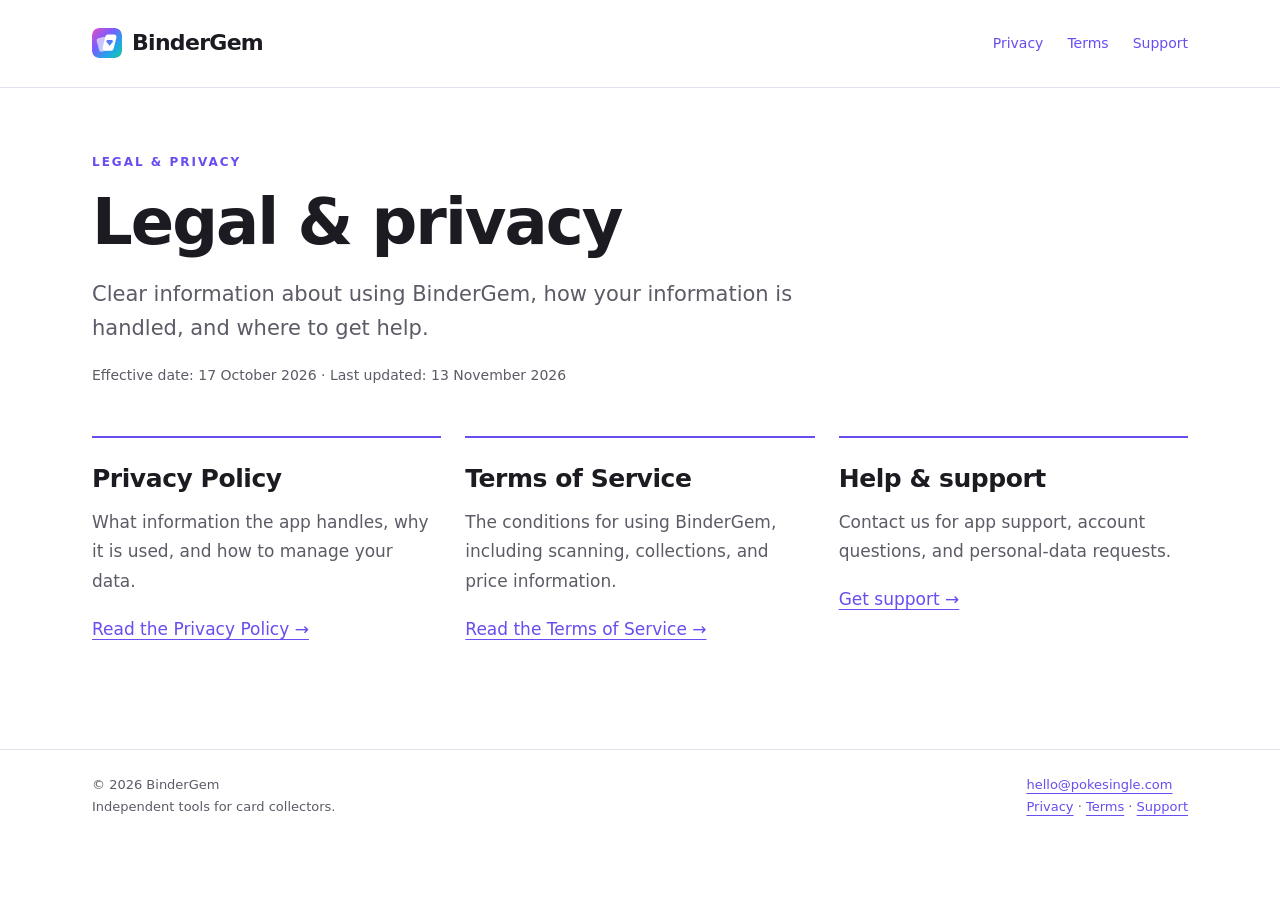
<file: index.html>
<!doctype html>
<html lang="en"><head><meta charset="utf-8"><meta name="viewport" content="width=device-width, initial-scale=1"><title>Legal &amp; privacy · BinderGem</title><meta name="description" content="Clear information about using BinderGem, how your information is handled, and where to get help."><meta name="referrer" content="strict-origin-when-cross-origin"><link rel="canonical" href="https://ioannischadjiminas.github.io/pokesingle-legal/"><link rel="stylesheet" href="./styles.css"><meta name="theme-color" content="#1d573f"></head>
<body><a class="skip" href="#main">Skip to content</a><header><div class="bar"><a class="brand" href="./" aria-label="BinderGem legal home"><svg class="mark" viewBox="0 0 1024 1024" aria-hidden="true" focusable="false"><defs><linearGradient id="holo" x1="0" y1="0" x2="1" y2="1"><stop offset="0" stop-color="#E24FC2"/><stop offset="0.38" stop-color="#7B5CFF"/><stop offset="0.72" stop-color="#1FA8E8"/><stop offset="1" stop-color="#19C995"/></linearGradient></defs><rect x="0" y="0" width="1024" height="1024" rx="230" fill="url(#holo)"/><g transform="translate(512.0 512.0) scale(10.24) translate(-50 -50)"><g transform="translate(50 50) scale(0.82) translate(-49.8 -49.7)"><mask id="gem-hole" maskUnits="userSpaceOnUse" x="-50" y="-50" width="200" height="200"><rect x="-50" y="-50" width="200" height="200" fill="#fff"/><path d="M51.125,37.281 L69.875,37.281 L75.500,42.906 L60.500,60.719 L45.500,42.906Z" fill="#000"/></mask><path d="M17.599,78.529L7.764,41.824A9,9 0 0 1 14.128,30.801L35.378,25.107A9,9 0 0 1 46.401,31.471L56.236,68.176A9,9 0 0 1 49.872,79.199L28.622,84.893A9,9 0 0 1 17.599,78.529Z" fill="#FFFFFF" fill-opacity="0.62" mask="url(#gem-hole)"/><path d="M31.901,68.581L43.370,22.581A10,10 0 0 1 53.073,15.000L78.461,15.000A10,10 0 0 1 88.164,27.419L76.695,73.419A10,10 0 0 1 66.992,81.000L41.604,81.000A10,10 0 0 1 31.901,68.581ZM51.125,37.281 L69.875,37.281 L75.500,42.906 L60.500,60.719 L45.500,42.906Z" fill="#FFFFFF" fill-rule="evenodd"/></g></g></svg>BinderGem</a><nav aria-label="Main navigation"><a href="./privacy/">Privacy</a><a href="./terms/">Terms</a><a href="./support/">Support</a></nav>
</div></header>

<main class="wrap" id="main"><p class="eyebrow">Legal &amp; privacy</p>
<h1>Legal &amp; privacy</h1><p class="lead">Clear information about using BinderGem, how your information is handled, and where to get help.</p>
<p class="meta">Effective date: 17 October 2026 · Last updated: 13 November 2026</p>
<div class="cards"><section class="card"><h2>Privacy Policy</h2><p>What information the app handles, why it is used, and how to manage your data.</p>
<a href="privacy/">Read the Privacy Policy →</a></section>
<section class="card"><h2>Terms of Service</h2><p>The conditions for using BinderGem, including scanning, collections, and price information.</p>
<a href="terms/">Read the Terms of Service →</a></section>
<section class="card"><h2>Help &amp; support</h2><p>Contact us for app support, account questions, and personal-data requests.</p>
<a href="support/">Get support →</a></section>
</div></main>
<footer><div class="bar"><p>© 2026 BinderGem<br>Independent tools for card collectors.</p>
<p><a href="mailto:hello@pokesingle.com">hello@pokesingle.com</a><br><a href="./privacy/">Privacy</a> · <a href="./terms/">Terms</a> · <a href="./support/">Support</a></p>
</div></footer>
</body></html>
</file>
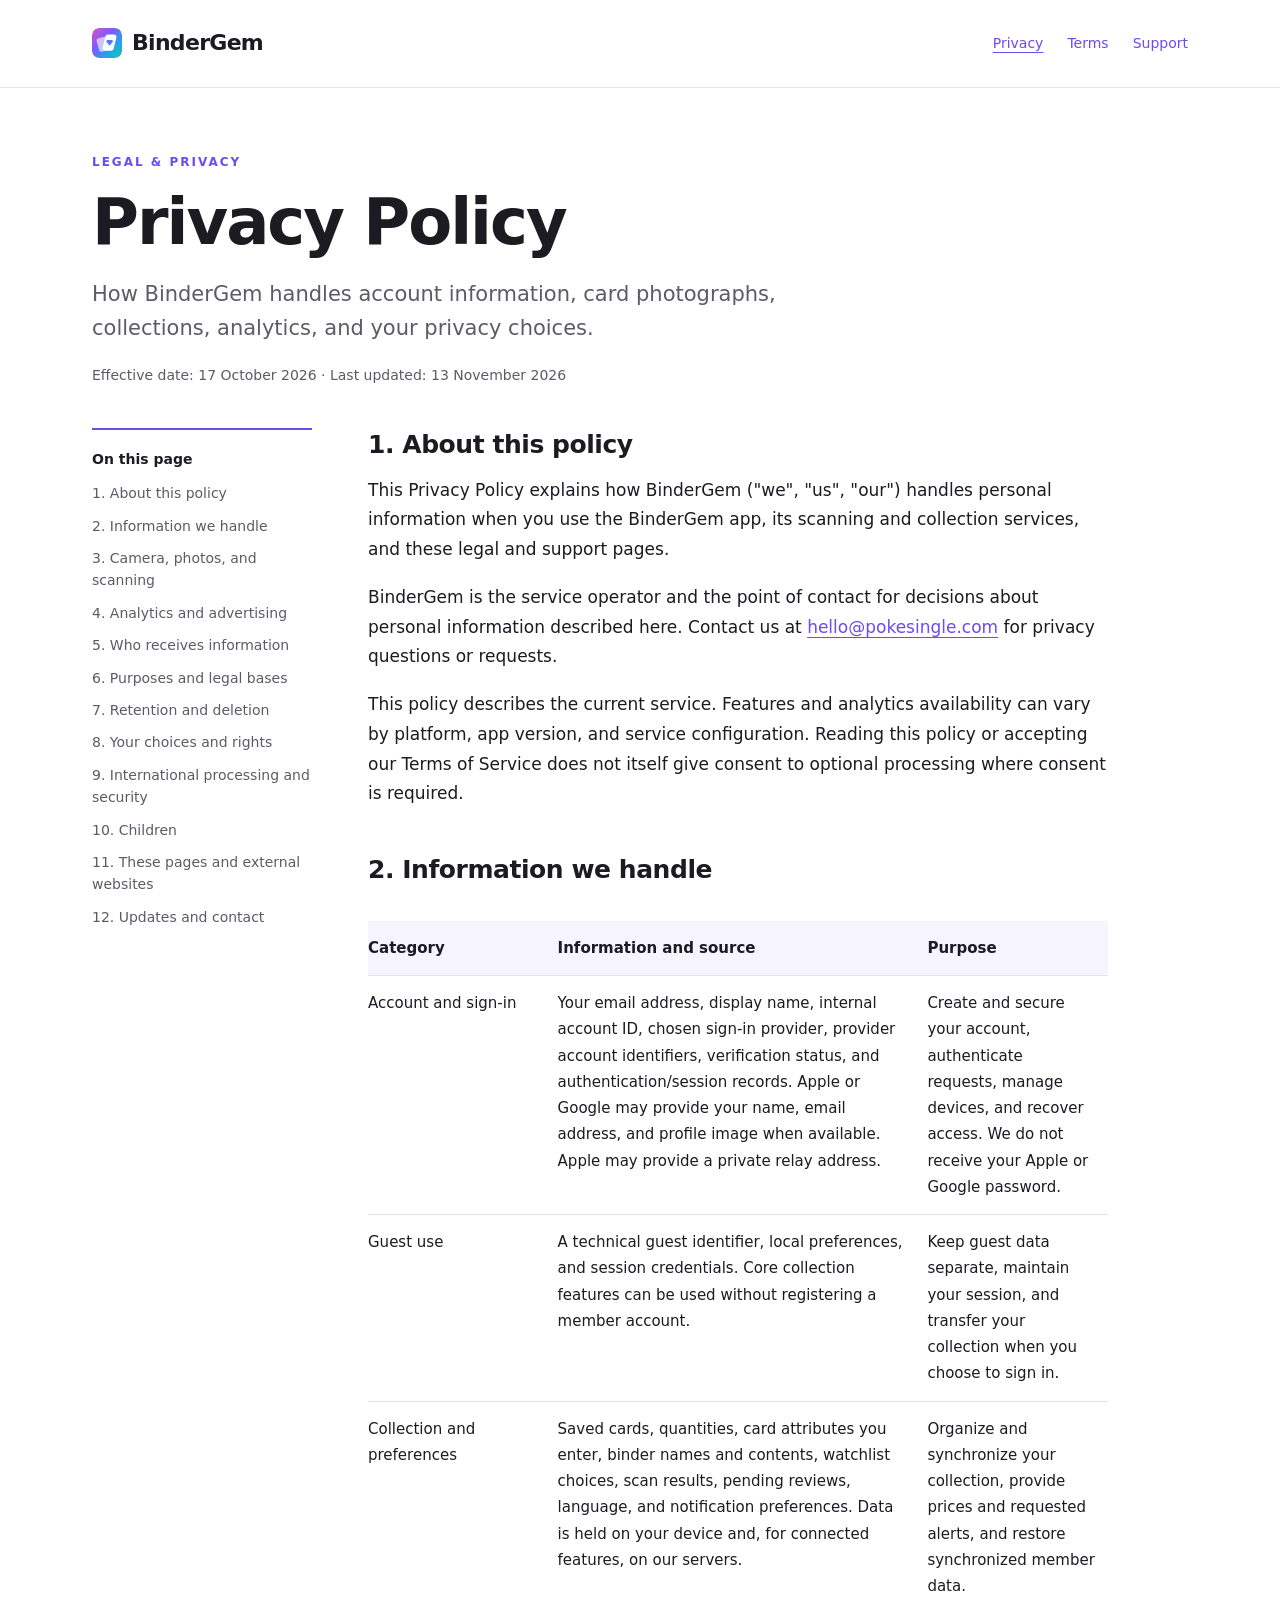
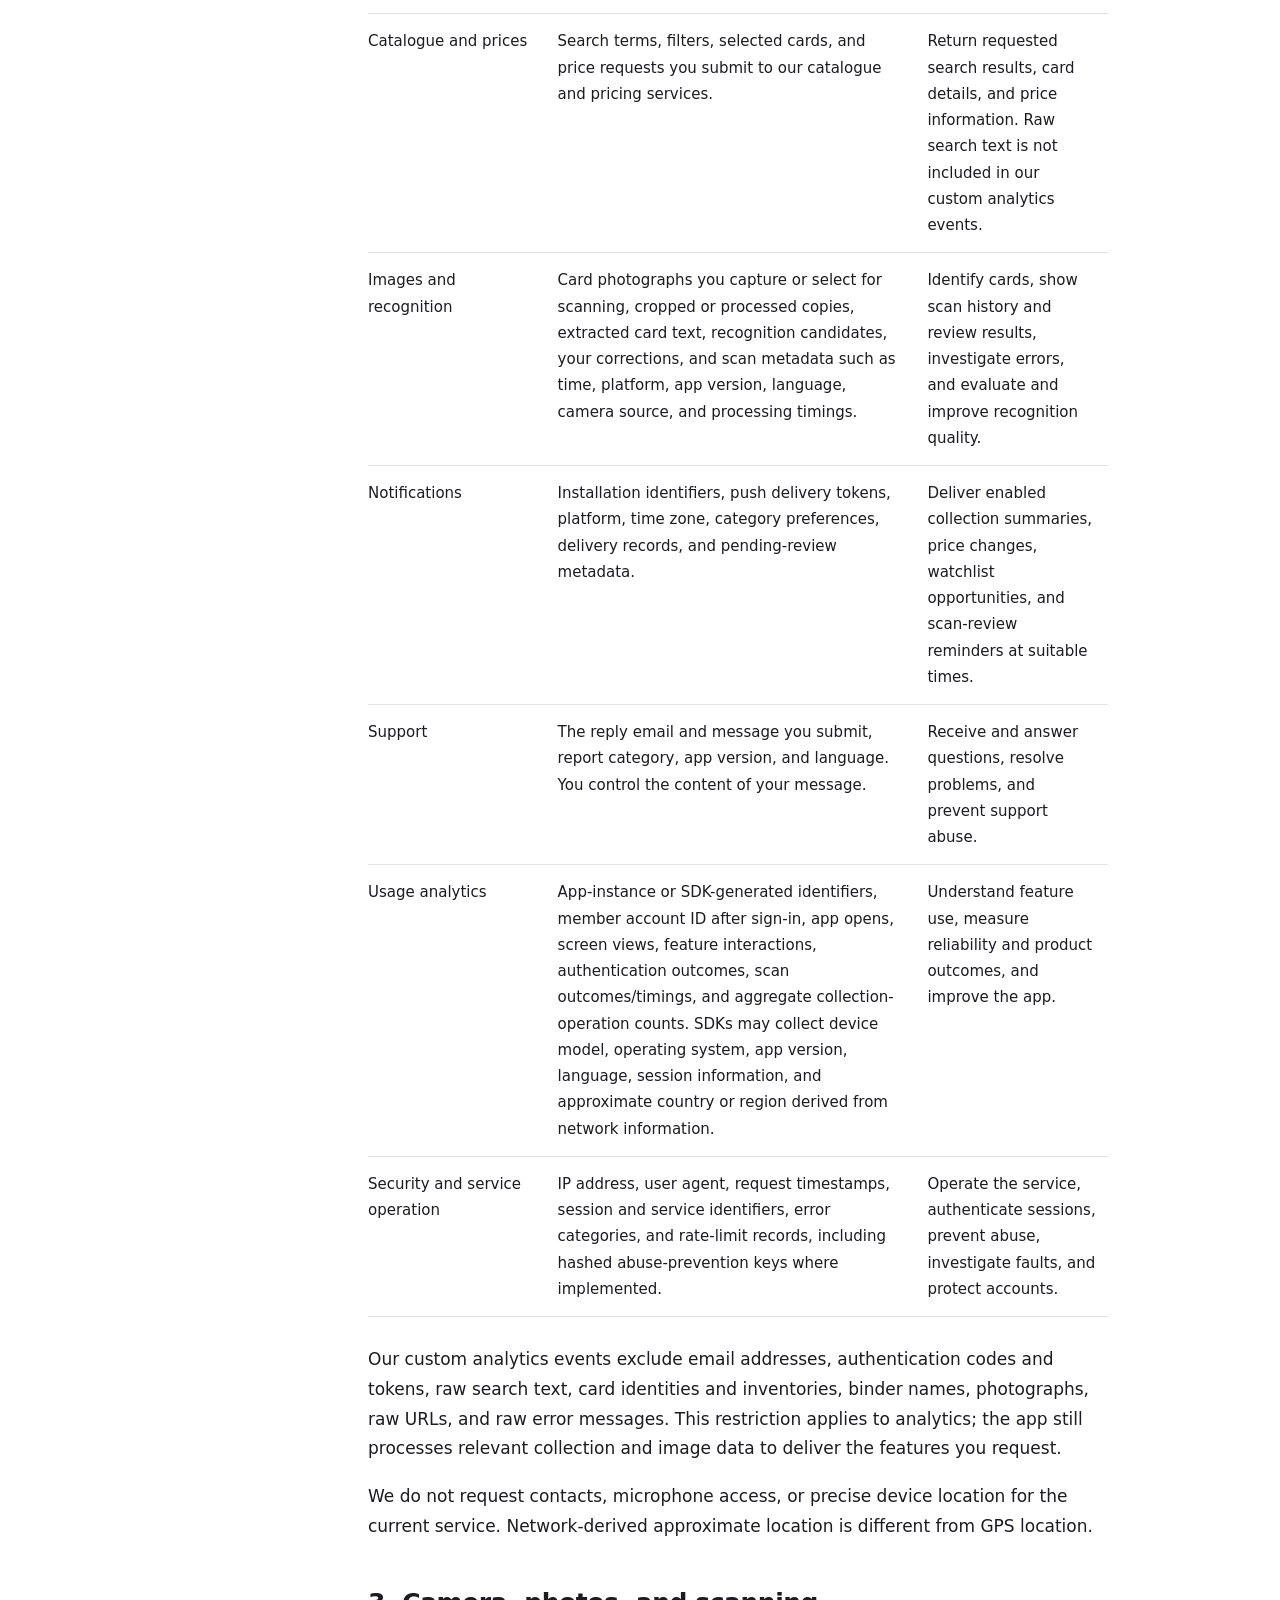
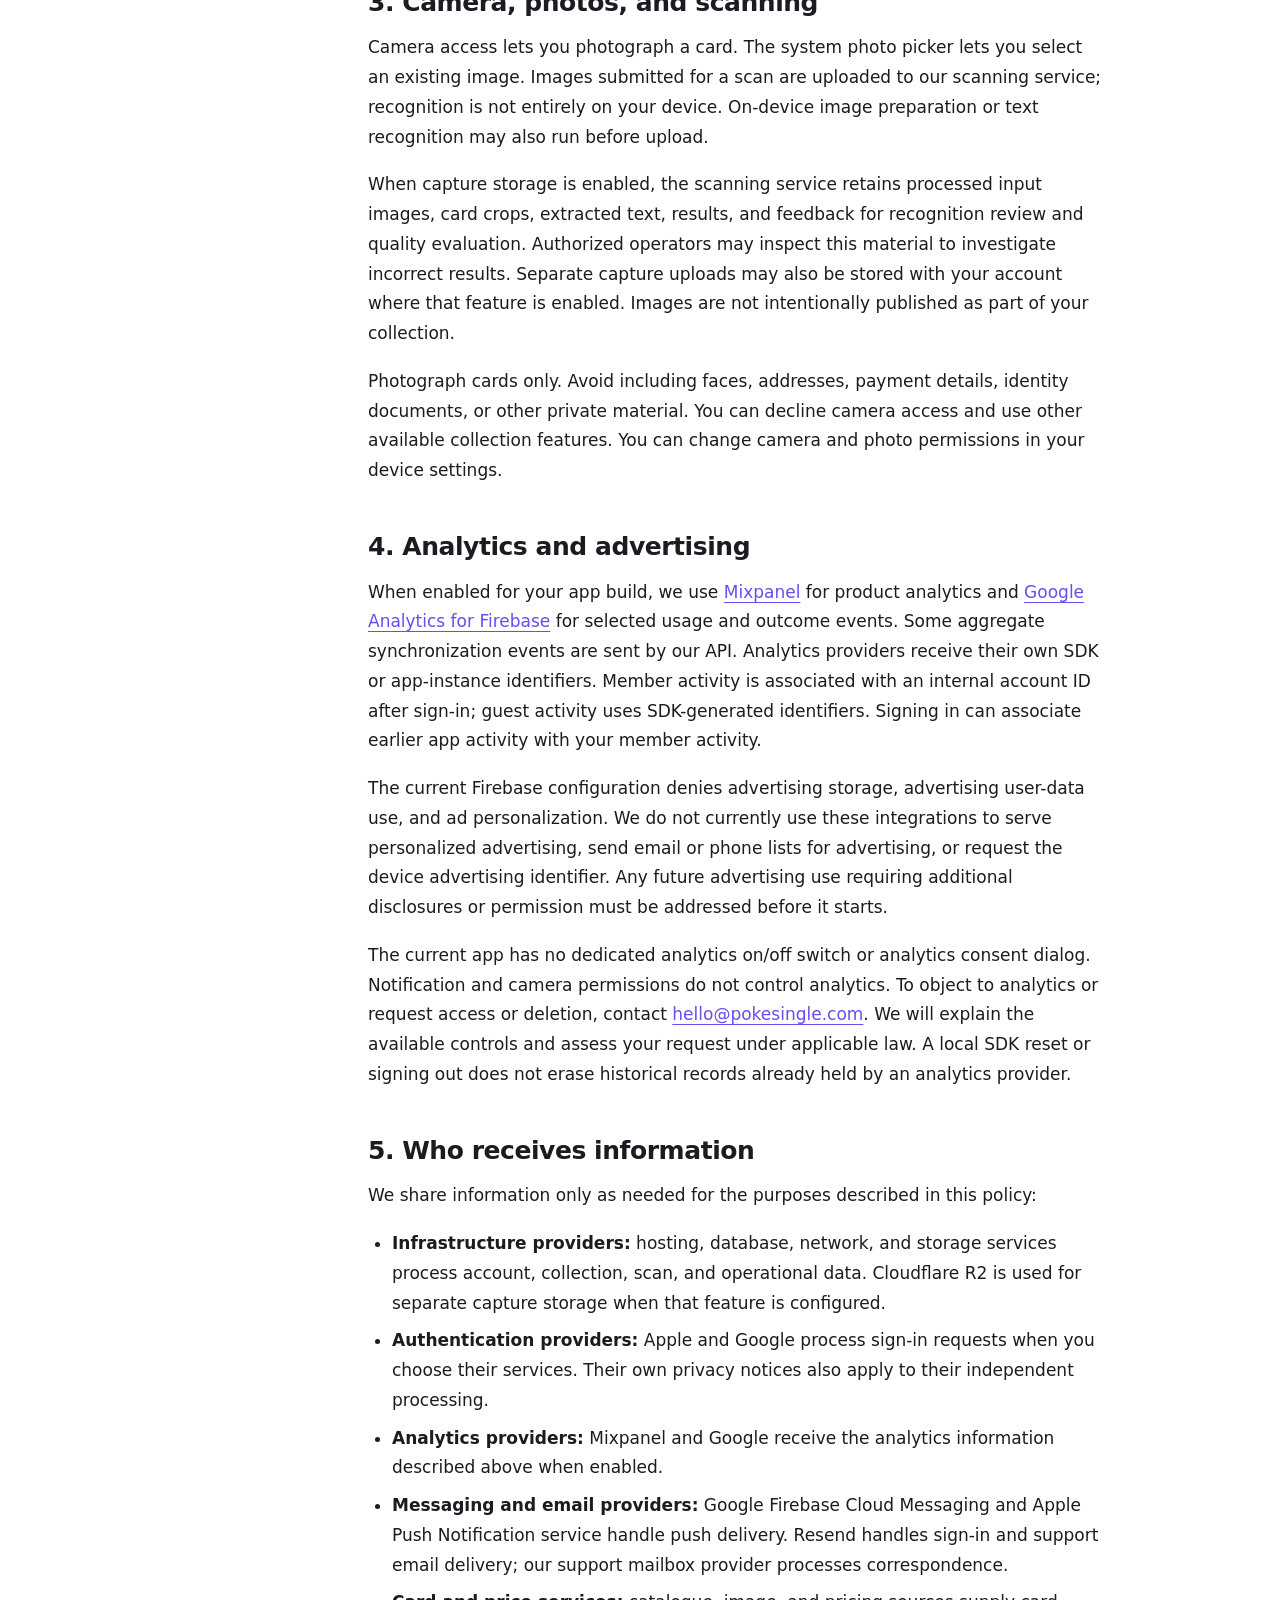
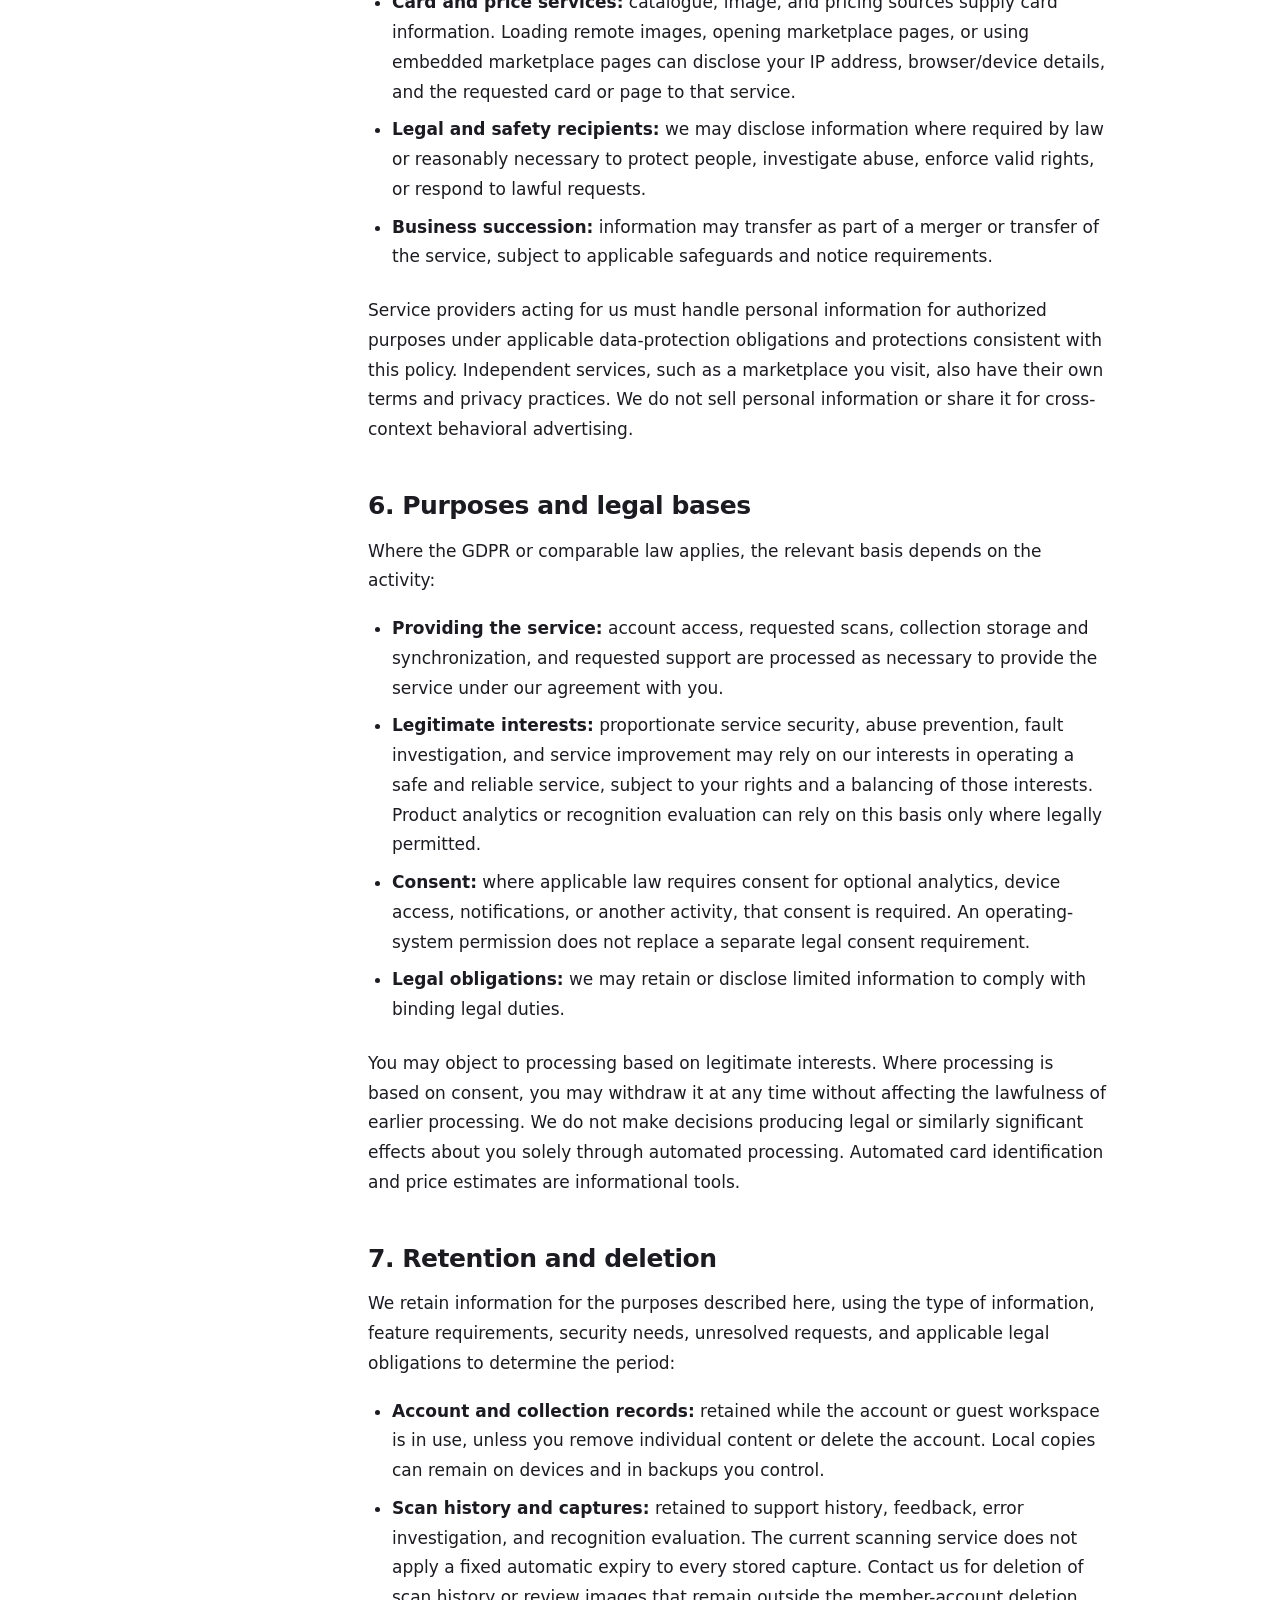
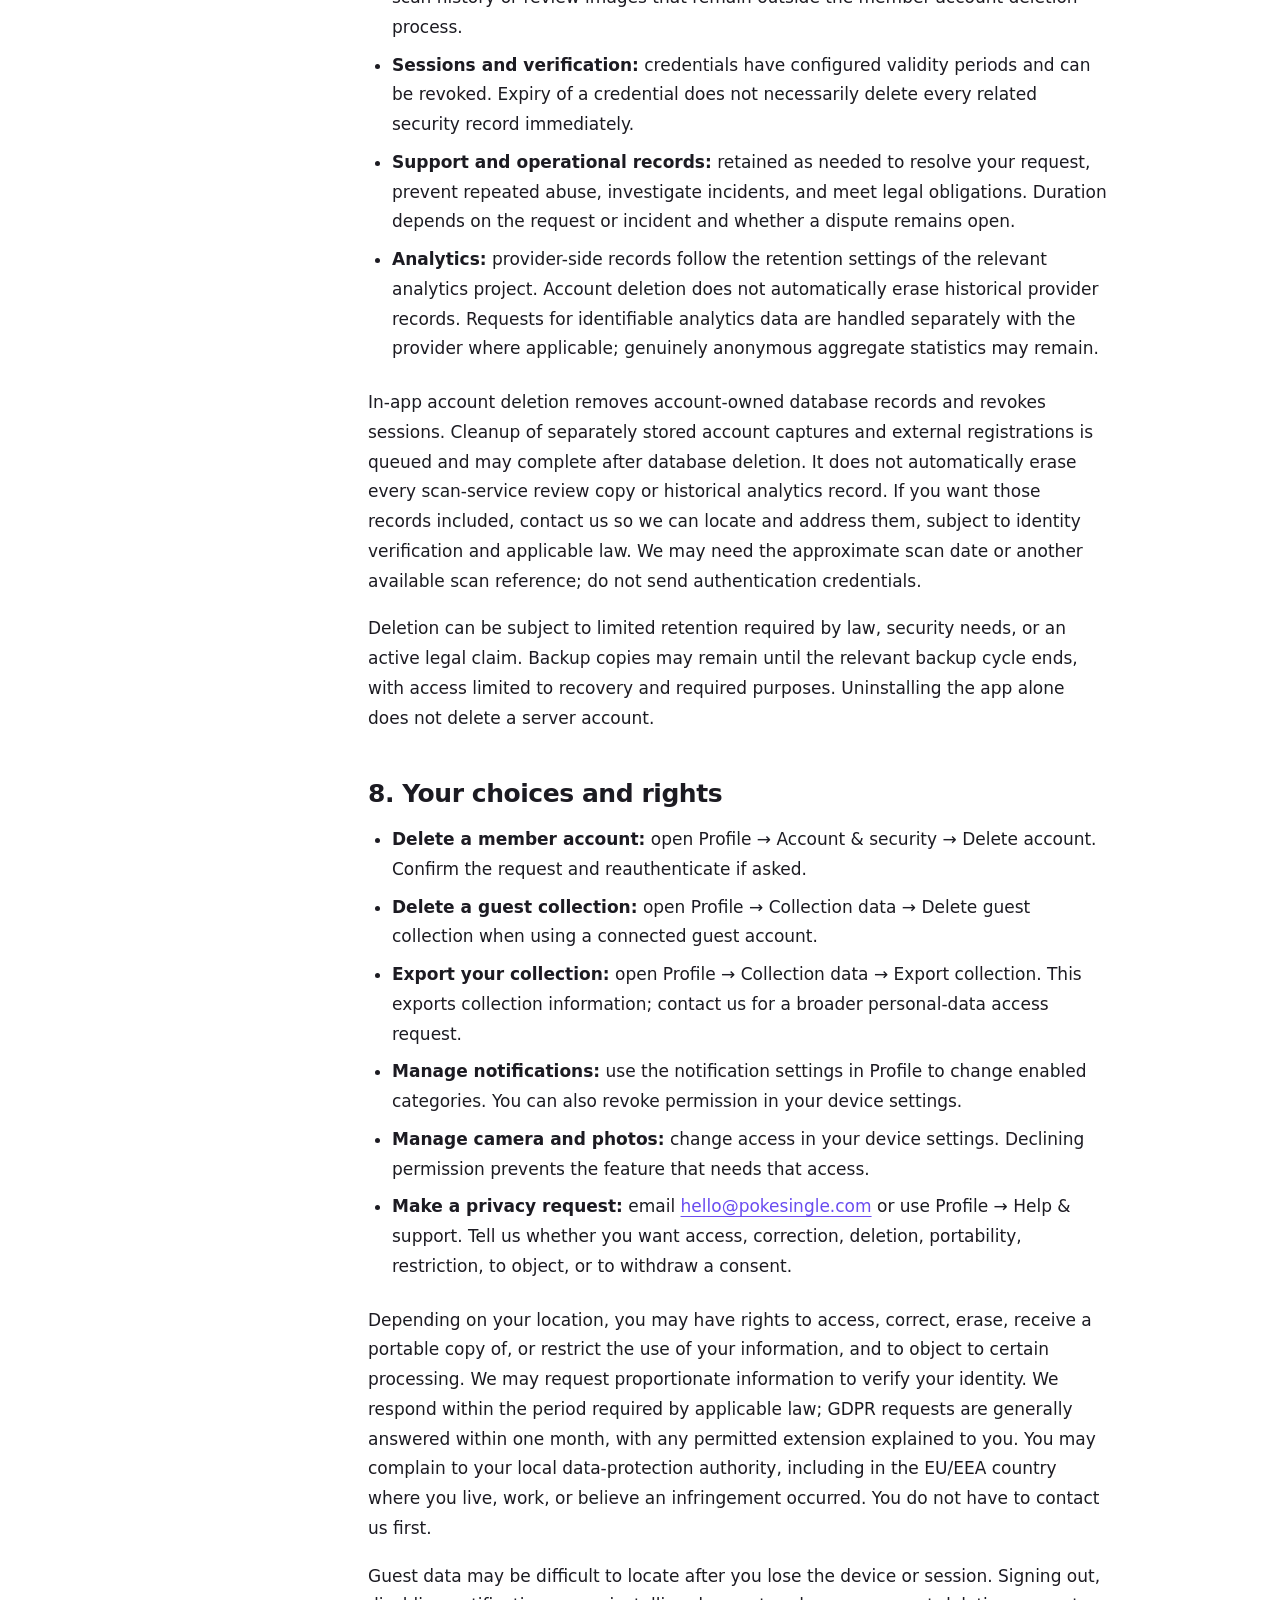
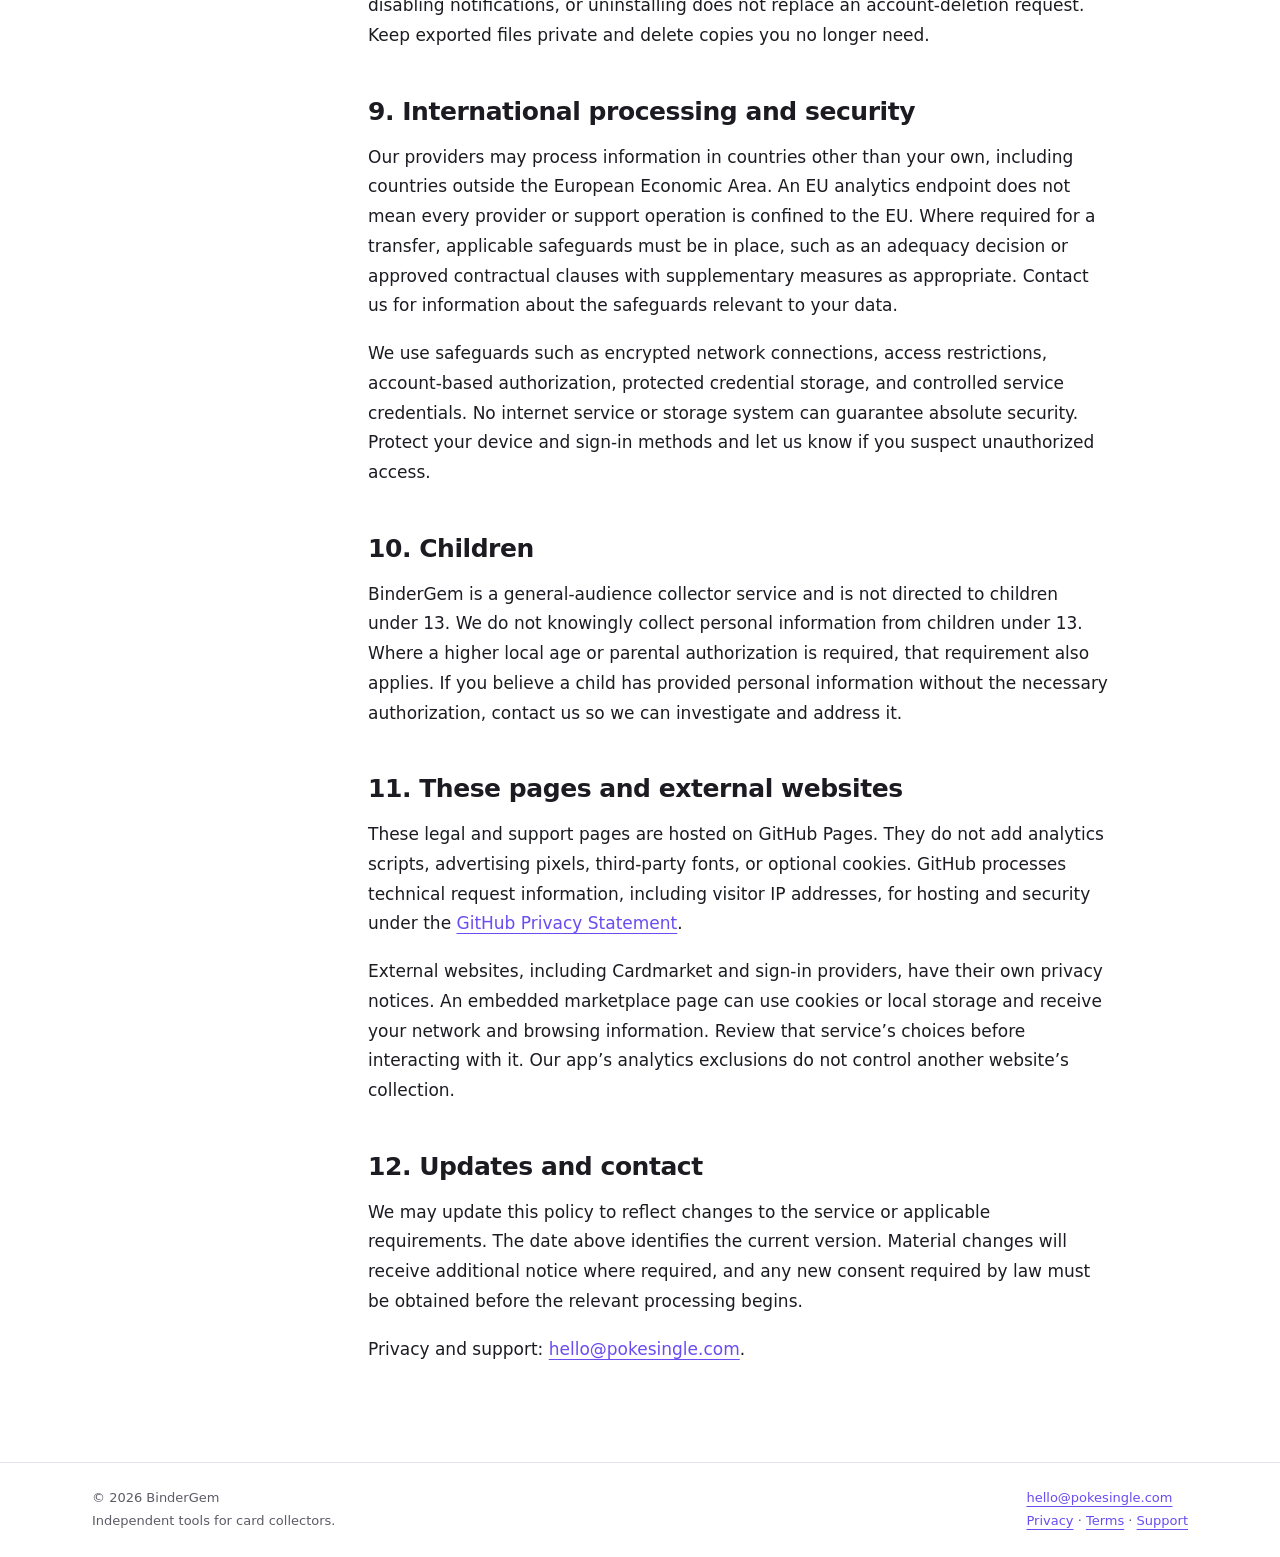
<file: privacy/index.html>
<!doctype html>
<html lang="en"><head><meta charset="utf-8"><meta name="viewport" content="width=device-width, initial-scale=1"><title>Privacy Policy · BinderGem</title><meta name="description" content="How BinderGem handles account information, card photographs, collections, analytics, and your privacy choices."><meta name="referrer" content="strict-origin-when-cross-origin"><link rel="canonical" href="https://ioannischadjiminas.github.io/pokesingle-legal/privacy/"><link rel="stylesheet" href="../styles.css"><meta name="theme-color" content="#1d573f"></head>
<body><a class="skip" href="#main">Skip to content</a><header><div class="bar"><a class="brand" href="../" aria-label="BinderGem legal home"><svg class="mark" viewBox="0 0 1024 1024" aria-hidden="true" focusable="false"><defs><linearGradient id="holo" x1="0" y1="0" x2="1" y2="1"><stop offset="0" stop-color="#E24FC2"/><stop offset="0.38" stop-color="#7B5CFF"/><stop offset="0.72" stop-color="#1FA8E8"/><stop offset="1" stop-color="#19C995"/></linearGradient></defs><rect x="0" y="0" width="1024" height="1024" rx="230" fill="url(#holo)"/><g transform="translate(512.0 512.0) scale(10.24) translate(-50 -50)"><g transform="translate(50 50) scale(0.82) translate(-49.8 -49.7)"><mask id="gem-hole" maskUnits="userSpaceOnUse" x="-50" y="-50" width="200" height="200"><rect x="-50" y="-50" width="200" height="200" fill="#fff"/><path d="M51.125,37.281 L69.875,37.281 L75.500,42.906 L60.500,60.719 L45.500,42.906Z" fill="#000"/></mask><path d="M17.599,78.529L7.764,41.824A9,9 0 0 1 14.128,30.801L35.378,25.107A9,9 0 0 1 46.401,31.471L56.236,68.176A9,9 0 0 1 49.872,79.199L28.622,84.893A9,9 0 0 1 17.599,78.529Z" fill="#FFFFFF" fill-opacity="0.62" mask="url(#gem-hole)"/><path d="M31.901,68.581L43.370,22.581A10,10 0 0 1 53.073,15.000L78.461,15.000A10,10 0 0 1 88.164,27.419L76.695,73.419A10,10 0 0 1 66.992,81.000L41.604,81.000A10,10 0 0 1 31.901,68.581ZM51.125,37.281 L69.875,37.281 L75.500,42.906 L60.500,60.719 L45.500,42.906Z" fill="#FFFFFF" fill-rule="evenodd"/></g></g></svg>BinderGem</a><nav aria-label="Main navigation"><a href="../privacy/" aria-current="page">Privacy</a><a href="../terms/">Terms</a><a href="../support/">Support</a></nav>
</div></header>

<main class="wrap" id="main"><p class="eyebrow">Legal &amp; privacy</p>
<h1>Privacy Policy</h1><p class="lead">How BinderGem handles account information, card photographs, collections, analytics, and your privacy choices.</p>
<p class="meta">Effective date: 17 October 2026 · Last updated: 13 November 2026</p>
<div class="layout"><aside class="contents" aria-label="On this page"><p>On this page</p>
<ol><li><a href="#about">1. About this policy</a></li><li><a href="#information">2. Information we handle</a></li><li><a href="#images">3. Camera, photos, and scanning</a></li><li><a href="#analytics">4. Analytics and advertising</a></li><li><a href="#sharing">5. Who receives information</a></li><li><a href="#legal-bases">6. Purposes and legal bases</a></li><li><a href="#retention">7. Retention and deletion</a></li><li><a href="#choices">8. Your choices and rights</a></li><li><a href="#transfers">9. International processing and security</a></li><li><a href="#children">10. Children</a></li><li><a href="#website">11. These pages and external websites</a></li><li><a href="#updates">12. Updates and contact</a></li></ol></aside>
<article><section id="about"><h2>1. About this policy</h2><p>This Privacy Policy explains how BinderGem ("we", "us", "our") handles personal information when you use the BinderGem app, its scanning and collection services, and these legal and support pages.</p>
<p>BinderGem is the service operator and the point of contact for decisions about personal information described here. Contact us at <a href="mailto:hello@pokesingle.com">hello@pokesingle.com</a> for privacy questions or requests.</p>
<p>This policy describes the current service. Features and analytics availability can vary by platform, app version, and service configuration. Reading this policy or accepting our Terms of Service does not itself give consent to optional processing where consent is required.</p>
</section>
<section id="information"><h2>2. Information we handle</h2><div class="table-scroll"><table><thead><tr><th scope="col">Category</th><th scope="col">Information and source</th><th scope="col">Purpose</th></tr>
</thead><tbody>
<tr><td>Account and sign-in</td><td>Your email address, display name, internal account ID, chosen sign-in provider, provider account identifiers, verification status, and authentication/session records. Apple or Google may provide your name, email address, and profile image when available. Apple may provide a private relay address.</td><td>Create and secure your account, authenticate requests, manage devices, and recover access. We do not receive your Apple or Google password.</td></tr>

<tr><td>Guest use</td><td>A technical guest identifier, local preferences, and session credentials. Core collection features can be used without registering a member account.</td><td>Keep guest data separate, maintain your session, and transfer your collection when you choose to sign in.</td></tr>

<tr><td>Collection and preferences</td><td>Saved cards, quantities, card attributes you enter, binder names and contents, watchlist choices, scan results, pending reviews, language, and notification preferences. Data is held on your device and, for connected features, on our servers.</td><td>Organize and synchronize your collection, provide prices and requested alerts, and restore synchronized member data.</td></tr>

<tr><td>Catalogue and prices</td><td>Search terms, filters, selected cards, and price requests you submit to our catalogue and pricing services.</td><td>Return requested search results, card details, and price information. Raw search text is not included in our custom analytics events.</td></tr>

<tr><td>Images and recognition</td><td>Card photographs you capture or select for scanning, cropped or processed copies, extracted card text, recognition candidates, your corrections, and scan metadata such as time, platform, app version, language, camera source, and processing timings.</td><td>Identify cards, show scan history and review results, investigate errors, and evaluate and improve recognition quality.</td></tr>

<tr><td>Notifications</td><td>Installation identifiers, push delivery tokens, platform, time zone, category preferences, delivery records, and pending-review metadata.</td><td>Deliver enabled collection summaries, price changes, watchlist opportunities, and scan-review reminders at suitable times.</td></tr>

<tr><td>Support</td><td>The reply email and message you submit, report category, app version, and language. You control the content of your message.</td><td>Receive and answer questions, resolve problems, and prevent support abuse.</td></tr>

<tr><td>Usage analytics</td><td>App-instance or SDK-generated identifiers, member account ID after sign-in, app opens, screen views, feature interactions, authentication outcomes, scan outcomes/timings, and aggregate collection-operation counts. SDKs may collect device model, operating system, app version, language, session information, and approximate country or region derived from network information.</td><td>Understand feature use, measure reliability and product outcomes, and improve the app.</td></tr>

<tr><td>Security and service operation</td><td>IP address, user agent, request timestamps, session and service identifiers, error categories, and rate-limit records, including hashed abuse-prevention keys where implemented.</td><td>Operate the service, authenticate sessions, prevent abuse, investigate faults, and protect accounts.</td></tr>

</tbody></table>
</div><p>Our custom analytics events exclude email addresses, authentication codes and tokens, raw search text, card identities and inventories, binder names, photographs, raw URLs, and raw error messages. This restriction applies to analytics; the app still processes relevant collection and image data to deliver the features you request.</p>
<p>We do not request contacts, microphone access, or precise device location for the current service. Network-derived approximate location is different from GPS location.</p>
</section>
<section id="images"><h2>3. Camera, photos, and scanning</h2><p>Camera access lets you photograph a card. The system photo picker lets you select an existing image. Images submitted for a scan are uploaded to our scanning service; recognition is not entirely on your device. On-device image preparation or text recognition may also run before upload.</p>
<p>When capture storage is enabled, the scanning service retains processed input images, card crops, extracted text, results, and feedback for recognition review and quality evaluation. Authorized operators may inspect this material to investigate incorrect results. Separate capture uploads may also be stored with your account where that feature is enabled. Images are not intentionally published as part of your collection.</p>
<p>Photograph cards only. Avoid including faces, addresses, payment details, identity documents, or other private material. You can decline camera access and use other available collection features. You can change camera and photo permissions in your device settings.</p>
</section>
<section id="analytics"><h2>4. Analytics and advertising</h2><p>When enabled for your app build, we use <a href="https://mixpanel.com/legal/privacy-policy/">Mixpanel</a> for product analytics and <a href="https://firebase.google.com/support/privacy">Google Analytics for Firebase</a> for selected usage and outcome events. Some aggregate synchronization events are sent by our API. Analytics providers receive their own SDK or app-instance identifiers. Member activity is associated with an internal account ID after sign-in; guest activity uses SDK-generated identifiers. Signing in can associate earlier app activity with your member activity.</p>
<p>The current Firebase configuration denies advertising storage, advertising user-data use, and ad personalization. We do not currently use these integrations to serve personalized advertising, send email or phone lists for advertising, or request the device advertising identifier. Any future advertising use requiring additional disclosures or permission must be addressed before it starts.</p>
<p>The current app has no dedicated analytics on/off switch or analytics consent dialog. Notification and camera permissions do not control analytics. To object to analytics or request access or deletion, contact <a href="mailto:hello@pokesingle.com">hello@pokesingle.com</a>. We will explain the available controls and assess your request under applicable law. A local SDK reset or signing out does not erase historical records already held by an analytics provider.</p>
</section>
<section id="sharing"><h2>5. Who receives information</h2><p>We share information only as needed for the purposes described in this policy:</p>
<ul>
<li><strong>Infrastructure providers:</strong> hosting, database, network, and storage services process account, collection, scan, and operational data. Cloudflare R2 is used for separate capture storage when that feature is configured.</li>
<li><strong>Authentication providers:</strong> Apple and Google process sign-in requests when you choose their services. Their own privacy notices also apply to their independent processing.</li>
<li><strong>Analytics providers:</strong> Mixpanel and Google receive the analytics information described above when enabled.</li>
<li><strong>Messaging and email providers:</strong> Google Firebase Cloud Messaging and Apple Push Notification service handle push delivery. Resend handles sign-in and support email delivery; our support mailbox provider processes correspondence.</li>
<li><strong>Card and price services:</strong> catalogue, image, and pricing sources supply card information. Loading remote images, opening marketplace pages, or using embedded marketplace pages can disclose your IP address, browser/device details, and the requested card or page to that service.</li>
<li><strong>Legal and safety recipients:</strong> we may disclose information where required by law or reasonably necessary to protect people, investigate abuse, enforce valid rights, or respond to lawful requests.</li>
<li><strong>Business succession:</strong> information may transfer as part of a merger or transfer of the service, subject to applicable safeguards and notice requirements.</li>
</ul>
<p>Service providers acting for us must handle personal information for authorized purposes under applicable data-protection obligations and protections consistent with this policy. Independent services, such as a marketplace you visit, also have their own terms and privacy practices. We do not sell personal information or share it for cross-context behavioral advertising.</p>
</section>
<section id="legal-bases"><h2>6. Purposes and legal bases</h2><p>Where the GDPR or comparable law applies, the relevant basis depends on the activity:</p>
<ul>
<li><strong>Providing the service:</strong> account access, requested scans, collection storage and synchronization, and requested support are processed as necessary to provide the service under our agreement with you.</li>
<li><strong>Legitimate interests:</strong> proportionate service security, abuse prevention, fault investigation, and service improvement may rely on our interests in operating a safe and reliable service, subject to your rights and a balancing of those interests. Product analytics or recognition evaluation can rely on this basis only where legally permitted.</li>
<li><strong>Consent:</strong> where applicable law requires consent for optional analytics, device access, notifications, or another activity, that consent is required. An operating-system permission does not replace a separate legal consent requirement.</li>
<li><strong>Legal obligations:</strong> we may retain or disclose limited information to comply with binding legal duties.</li>
</ul>
<p>You may object to processing based on legitimate interests. Where processing is based on consent, you may withdraw it at any time without affecting the lawfulness of earlier processing. We do not make decisions producing legal or similarly significant effects about you solely through automated processing. Automated card identification and price estimates are informational tools.</p>
</section>
<section id="retention"><h2>7. Retention and deletion</h2><p>We retain information for the purposes described here, using the type of information, feature requirements, security needs, unresolved requests, and applicable legal obligations to determine the period:</p>
<ul>
<li><strong>Account and collection records:</strong> retained while the account or guest workspace is in use, unless you remove individual content or delete the account. Local copies can remain on devices and in backups you control.</li>
<li><strong>Scan history and captures:</strong> retained to support history, feedback, error investigation, and recognition evaluation. The current scanning service does not apply a fixed automatic expiry to every stored capture. Contact us for deletion of scan history or review images that remain outside the member-account deletion process.</li>
<li><strong>Sessions and verification:</strong> credentials have configured validity periods and can be revoked. Expiry of a credential does not necessarily delete every related security record immediately.</li>
<li><strong>Support and operational records:</strong> retained as needed to resolve your request, prevent repeated abuse, investigate incidents, and meet legal obligations. Duration depends on the request or incident and whether a dispute remains open.</li>
<li><strong>Analytics:</strong> provider-side records follow the retention settings of the relevant analytics project. Account deletion does not automatically erase historical provider records. Requests for identifiable analytics data are handled separately with the provider where applicable; genuinely anonymous aggregate statistics may remain.</li>
</ul>
<p>In-app account deletion removes account-owned database records and revokes sessions. Cleanup of separately stored account captures and external registrations is queued and may complete after database deletion. It does not automatically erase every scan-service review copy or historical analytics record. If you want those records included, contact us so we can locate and address them, subject to identity verification and applicable law. We may need the approximate scan date or another available scan reference; do not send authentication credentials.</p>
<p>Deletion can be subject to limited retention required by law, security needs, or an active legal claim. Backup copies may remain until the relevant backup cycle ends, with access limited to recovery and required purposes. Uninstalling the app alone does not delete a server account.</p>
</section>
<section id="choices"><h2>8. Your choices and rights</h2><ul>
<li><strong>Delete a member account:</strong> open Profile → Account &amp; security → Delete account. Confirm the request and reauthenticate if asked.</li>
<li><strong>Delete a guest collection:</strong> open Profile → Collection data → Delete guest collection when using a connected guest account.</li>
<li><strong>Export your collection:</strong> open Profile → Collection data → Export collection. This exports collection information; contact us for a broader personal-data access request.</li>
<li><strong>Manage notifications:</strong> use the notification settings in Profile to change enabled categories. You can also revoke permission in your device settings.</li>
<li><strong>Manage camera and photos:</strong> change access in your device settings. Declining permission prevents the feature that needs that access.</li>
<li><strong>Make a privacy request:</strong> email <a href="mailto:hello@pokesingle.com?subject=BinderGem%20privacy%20request">hello@pokesingle.com</a> or use Profile → Help &amp; support. Tell us whether you want access, correction, deletion, portability, restriction, to object, or to withdraw a consent.</li>
</ul>
<p>Depending on your location, you may have rights to access, correct, erase, receive a portable copy of, or restrict the use of your information, and to object to certain processing. We may request proportionate information to verify your identity. We respond within the period required by applicable law; GDPR requests are generally answered within one month, with any permitted extension explained to you. You may complain to your local data-protection authority, including in the EU/EEA country where you live, work, or believe an infringement occurred. You do not have to contact us first.</p>
<p>Guest data may be difficult to locate after you lose the device or session. Signing out, disabling notifications, or uninstalling does not replace an account-deletion request. Keep exported files private and delete copies you no longer need.</p>
</section>
<section id="transfers"><h2>9. International processing and security</h2><p>Our providers may process information in countries other than your own, including countries outside the European Economic Area. An EU analytics endpoint does not mean every provider or support operation is confined to the EU. Where required for a transfer, applicable safeguards must be in place, such as an adequacy decision or approved contractual clauses with supplementary measures as appropriate. Contact us for information about the safeguards relevant to your data.</p>
<p>We use safeguards such as encrypted network connections, access restrictions, account-based authorization, protected credential storage, and controlled service credentials. No internet service or storage system can guarantee absolute security. Protect your device and sign-in methods and let us know if you suspect unauthorized access.</p>
</section>
<section id="children"><h2>10. Children</h2><p>BinderGem is a general-audience collector service and is not directed to children under 13. We do not knowingly collect personal information from children under 13. Where a higher local age or parental authorization is required, that requirement also applies. If you believe a child has provided personal information without the necessary authorization, contact us so we can investigate and address it.</p>
</section>
<section id="website"><h2>11. These pages and external websites</h2><p>These legal and support pages are hosted on GitHub Pages. They do not add analytics scripts, advertising pixels, third-party fonts, or optional cookies. GitHub processes technical request information, including visitor IP addresses, for hosting and security under the <a href="https://docs.github.com/en/site-policy/privacy-policies/github-general-privacy-statement">GitHub Privacy Statement</a>.</p>
<p>External websites, including Cardmarket and sign-in providers, have their own privacy notices. An embedded marketplace page can use cookies or local storage and receive your network and browsing information. Review that service’s choices before interacting with it. Our app’s analytics exclusions do not control another website’s collection.</p>
</section>
<section id="updates"><h2>12. Updates and contact</h2><p>We may update this policy to reflect changes to the service or applicable requirements. The date above identifies the current version. Material changes will receive additional notice where required, and any new consent required by law must be obtained before the relevant processing begins.</p>
<p>Privacy and support: <a href="mailto:hello@pokesingle.com">hello@pokesingle.com</a>.</p>
</section>
</article>
</div></main>
<footer><div class="bar"><p>© 2026 BinderGem<br>Independent tools for card collectors.</p>
<p><a href="mailto:hello@pokesingle.com">hello@pokesingle.com</a><br><a href="../privacy/">Privacy</a> · <a href="../terms/">Terms</a> · <a href="../support/">Support</a></p>
</div></footer>
</body></html>
</file>
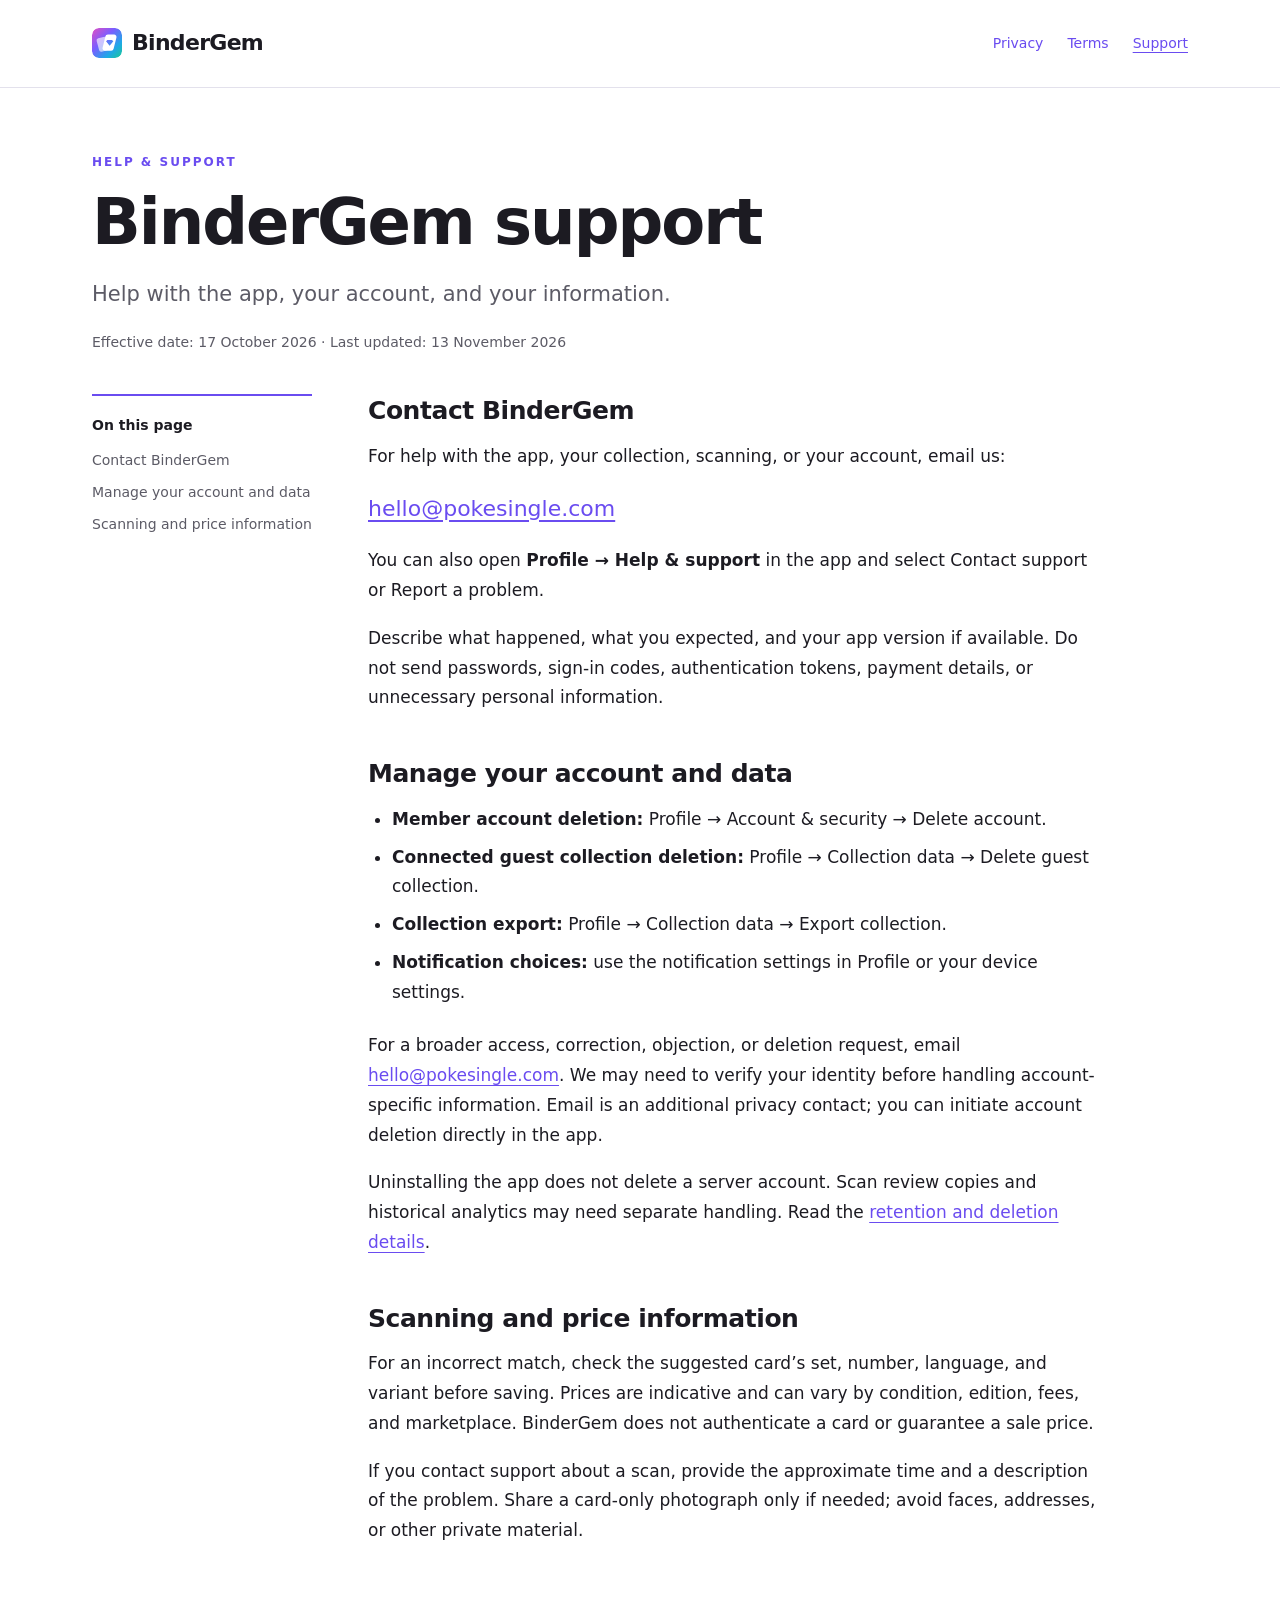
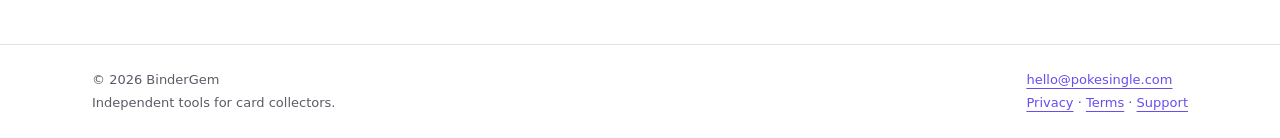
<file: support/index.html>
<!doctype html>
<html lang="en"><head><meta charset="utf-8"><meta name="viewport" content="width=device-width, initial-scale=1"><title>BinderGem support · BinderGem</title><meta name="description" content="Help with the app, your account, and your information."><meta name="referrer" content="strict-origin-when-cross-origin"><link rel="canonical" href="https://ioannischadjiminas.github.io/pokesingle-legal/support/"><link rel="stylesheet" href="../styles.css"><meta name="theme-color" content="#1d573f"></head>
<body><a class="skip" href="#main">Skip to content</a><header><div class="bar"><a class="brand" href="../" aria-label="BinderGem legal home"><svg class="mark" viewBox="0 0 1024 1024" aria-hidden="true" focusable="false"><defs><linearGradient id="holo" x1="0" y1="0" x2="1" y2="1"><stop offset="0" stop-color="#E24FC2"/><stop offset="0.38" stop-color="#7B5CFF"/><stop offset="0.72" stop-color="#1FA8E8"/><stop offset="1" stop-color="#19C995"/></linearGradient></defs><rect x="0" y="0" width="1024" height="1024" rx="230" fill="url(#holo)"/><g transform="translate(512.0 512.0) scale(10.24) translate(-50 -50)"><g transform="translate(50 50) scale(0.82) translate(-49.8 -49.7)"><mask id="gem-hole" maskUnits="userSpaceOnUse" x="-50" y="-50" width="200" height="200"><rect x="-50" y="-50" width="200" height="200" fill="#fff"/><path d="M51.125,37.281 L69.875,37.281 L75.500,42.906 L60.500,60.719 L45.500,42.906Z" fill="#000"/></mask><path d="M17.599,78.529L7.764,41.824A9,9 0 0 1 14.128,30.801L35.378,25.107A9,9 0 0 1 46.401,31.471L56.236,68.176A9,9 0 0 1 49.872,79.199L28.622,84.893A9,9 0 0 1 17.599,78.529Z" fill="#FFFFFF" fill-opacity="0.62" mask="url(#gem-hole)"/><path d="M31.901,68.581L43.370,22.581A10,10 0 0 1 53.073,15.000L78.461,15.000A10,10 0 0 1 88.164,27.419L76.695,73.419A10,10 0 0 1 66.992,81.000L41.604,81.000A10,10 0 0 1 31.901,68.581ZM51.125,37.281 L69.875,37.281 L75.500,42.906 L60.500,60.719 L45.500,42.906Z" fill="#FFFFFF" fill-rule="evenodd"/></g></g></svg>BinderGem</a><nav aria-label="Main navigation"><a href="../privacy/">Privacy</a><a href="../terms/">Terms</a><a href="../support/" aria-current="page">Support</a></nav>
</div></header>

<main class="wrap" id="main"><p class="eyebrow">Help &amp; support</p>
<h1>BinderGem support</h1><p class="lead">Help with the app, your account, and your information.</p>
<p class="meta">Effective date: 17 October 2026 · Last updated: 13 November 2026</p>
<div class="layout"><aside class="contents" aria-label="On this page"><p>On this page</p>
<ol><li><a href="#contact">Contact BinderGem</a></li><li><a href="#data">Manage your account and data</a></li><li><a href="#scanning">Scanning and price information</a></li></ol></aside>
<article><section id="contact"><h2>Contact BinderGem</h2><p>For help with the app, your collection, scanning, or your account, email us:</p>
<p class="contact"><a href="mailto:hello@pokesingle.com">hello@pokesingle.com</a></p>
<p>You can also open <strong>Profile → Help &amp; support</strong> in the app and select Contact support or Report a problem.</p>
<p>Describe what happened, what you expected, and your app version if available. Do not send passwords, sign-in codes, authentication tokens, payment details, or unnecessary personal information.</p>
</section>
<section id="data"><h2>Manage your account and data</h2><ul><li><strong>Member account deletion:</strong> Profile → Account &amp; security → Delete account.</li><li><strong>Connected guest collection deletion:</strong> Profile → Collection data → Delete guest collection.</li><li><strong>Collection export:</strong> Profile → Collection data → Export collection.</li><li><strong>Notification choices:</strong> use the notification settings in Profile or your device settings.</li></ul>
<p>For a broader access, correction, objection, or deletion request, email <a href="mailto:hello@pokesingle.com?subject=BinderGem%20privacy%20request">hello@pokesingle.com</a>. We may need to verify your identity before handling account-specific information. Email is an additional privacy contact; you can initiate account deletion directly in the app.</p>
<p>Uninstalling the app does not delete a server account. Scan review copies and historical analytics may need separate handling. Read the <a href="../privacy/#retention">retention and deletion details</a>.</p>
</section>
<section id="scanning"><h2>Scanning and price information</h2><p>For an incorrect match, check the suggested card’s set, number, language, and variant before saving. Prices are indicative and can vary by condition, edition, fees, and marketplace. BinderGem does not authenticate a card or guarantee a sale price.</p>
<p>If you contact support about a scan, provide the approximate time and a description of the problem. Share a card-only photograph only if needed; avoid faces, addresses, or other private material.</p>
</section>
</article>
</div></main>
<footer><div class="bar"><p>© 2026 BinderGem<br>Independent tools for card collectors.</p>
<p><a href="mailto:hello@pokesingle.com">hello@pokesingle.com</a><br><a href="../privacy/">Privacy</a> · <a href="../terms/">Terms</a> · <a href="../support/">Support</a></p>
</div></footer>
</body></html>
</file>
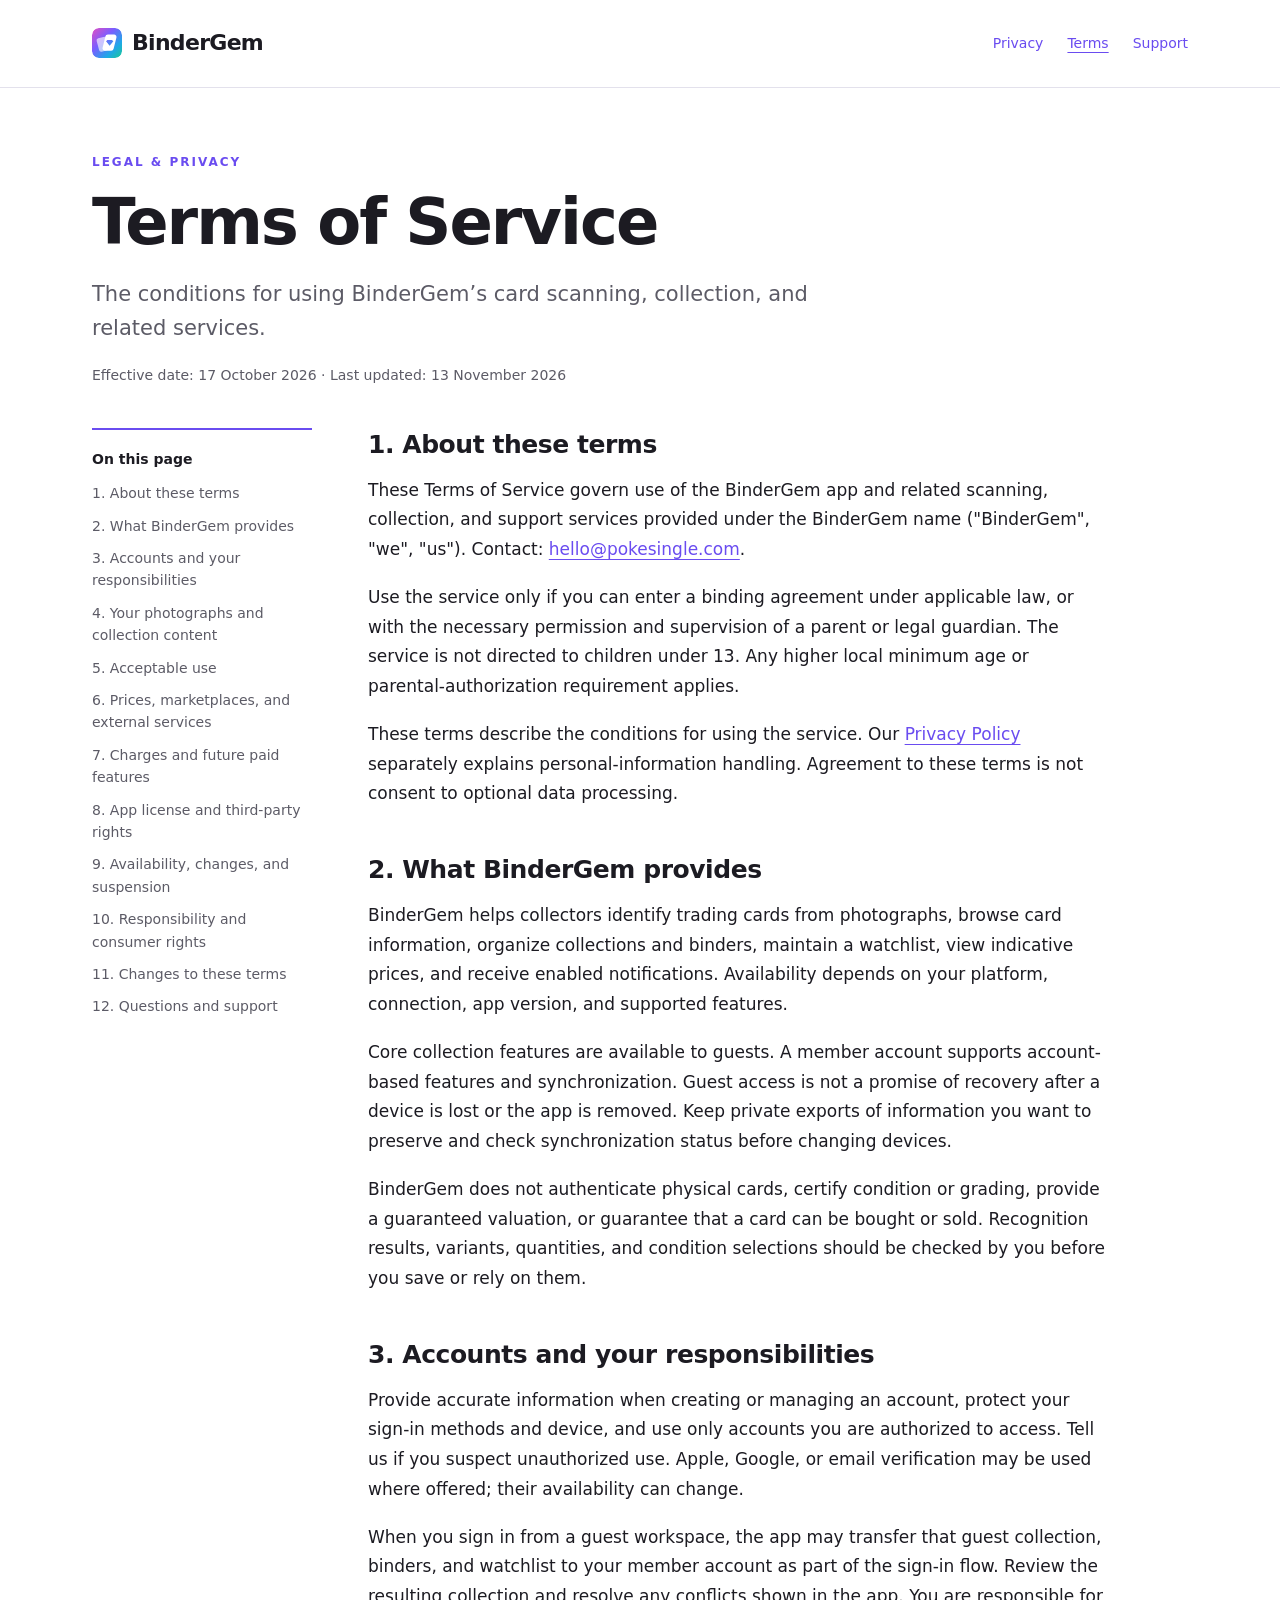
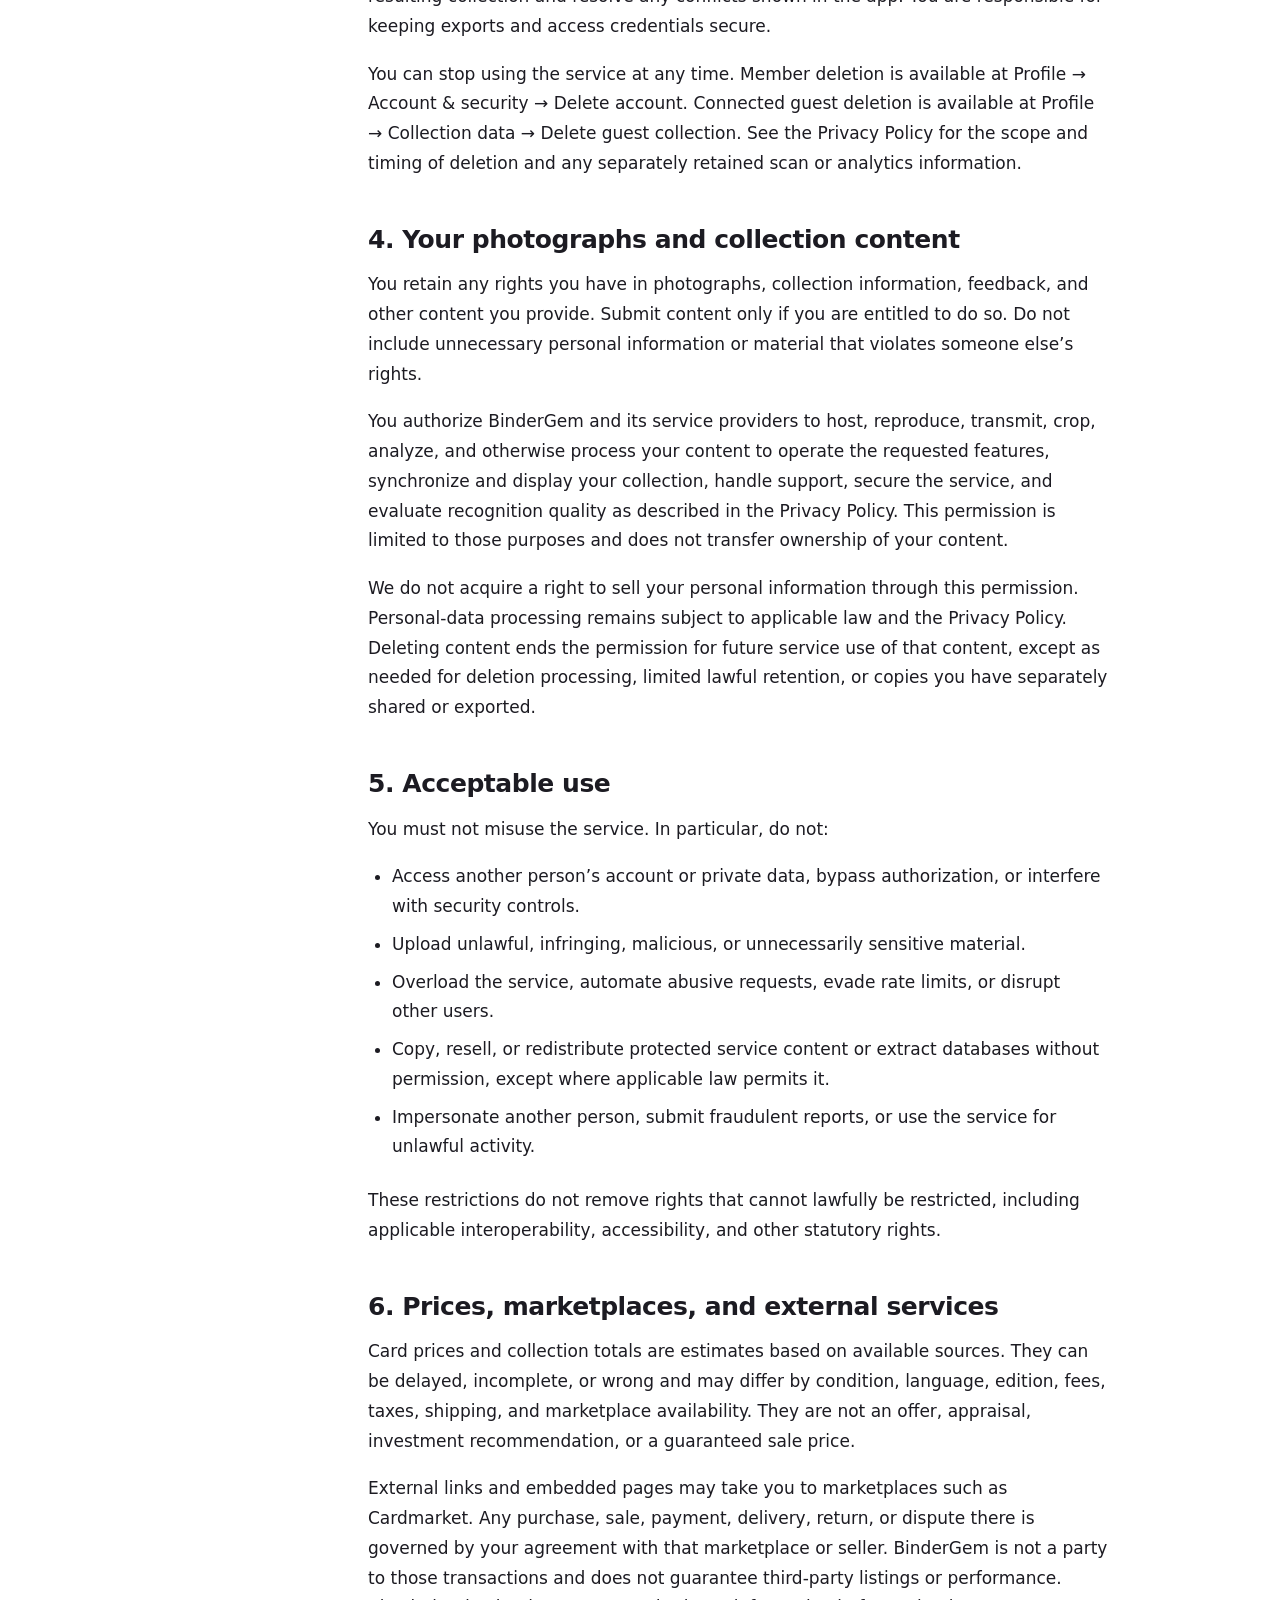
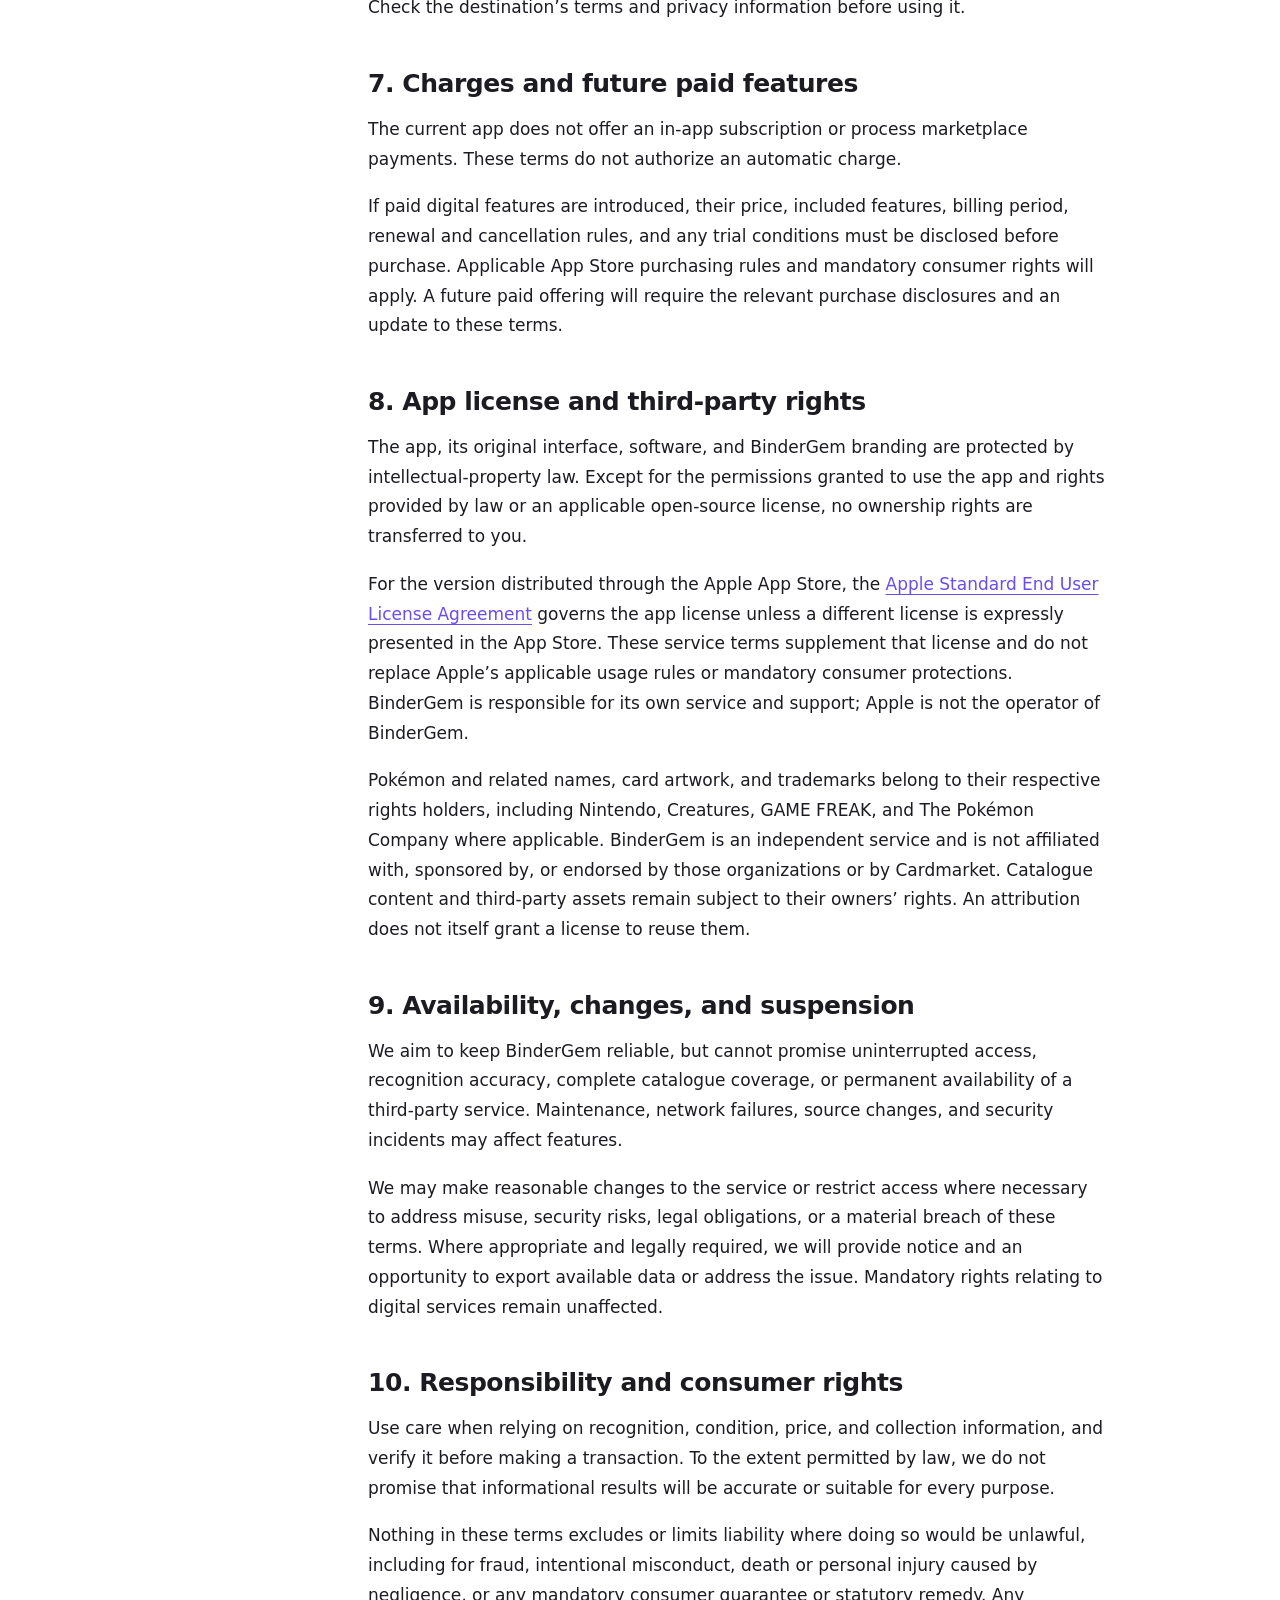
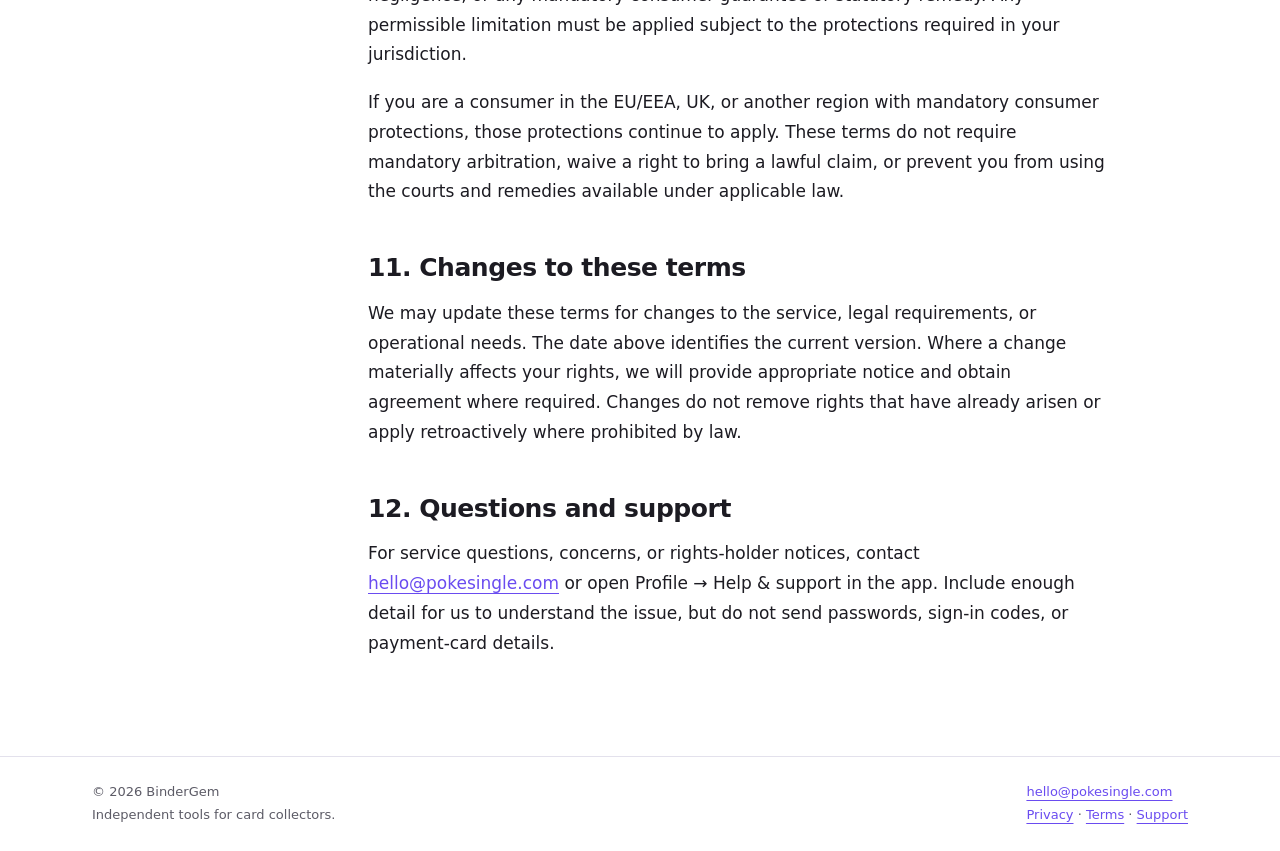
<file: terms/index.html>
<!doctype html>
<html lang="en"><head><meta charset="utf-8"><meta name="viewport" content="width=device-width, initial-scale=1"><title>Terms of Service · BinderGem</title><meta name="description" content="The conditions for using BinderGem’s card scanning, collection, and related services."><meta name="referrer" content="strict-origin-when-cross-origin"><link rel="canonical" href="https://ioannischadjiminas.github.io/pokesingle-legal/terms/"><link rel="stylesheet" href="../styles.css"><meta name="theme-color" content="#1d573f"></head>
<body><a class="skip" href="#main">Skip to content</a><header><div class="bar"><a class="brand" href="../" aria-label="BinderGem legal home"><svg class="mark" viewBox="0 0 1024 1024" aria-hidden="true" focusable="false"><defs><linearGradient id="holo" x1="0" y1="0" x2="1" y2="1"><stop offset="0" stop-color="#E24FC2"/><stop offset="0.38" stop-color="#7B5CFF"/><stop offset="0.72" stop-color="#1FA8E8"/><stop offset="1" stop-color="#19C995"/></linearGradient></defs><rect x="0" y="0" width="1024" height="1024" rx="230" fill="url(#holo)"/><g transform="translate(512.0 512.0) scale(10.24) translate(-50 -50)"><g transform="translate(50 50) scale(0.82) translate(-49.8 -49.7)"><mask id="gem-hole" maskUnits="userSpaceOnUse" x="-50" y="-50" width="200" height="200"><rect x="-50" y="-50" width="200" height="200" fill="#fff"/><path d="M51.125,37.281 L69.875,37.281 L75.500,42.906 L60.500,60.719 L45.500,42.906Z" fill="#000"/></mask><path d="M17.599,78.529L7.764,41.824A9,9 0 0 1 14.128,30.801L35.378,25.107A9,9 0 0 1 46.401,31.471L56.236,68.176A9,9 0 0 1 49.872,79.199L28.622,84.893A9,9 0 0 1 17.599,78.529Z" fill="#FFFFFF" fill-opacity="0.62" mask="url(#gem-hole)"/><path d="M31.901,68.581L43.370,22.581A10,10 0 0 1 53.073,15.000L78.461,15.000A10,10 0 0 1 88.164,27.419L76.695,73.419A10,10 0 0 1 66.992,81.000L41.604,81.000A10,10 0 0 1 31.901,68.581ZM51.125,37.281 L69.875,37.281 L75.500,42.906 L60.500,60.719 L45.500,42.906Z" fill="#FFFFFF" fill-rule="evenodd"/></g></g></svg>BinderGem</a><nav aria-label="Main navigation"><a href="../privacy/">Privacy</a><a href="../terms/" aria-current="page">Terms</a><a href="../support/">Support</a></nav>
</div></header>

<main class="wrap" id="main"><p class="eyebrow">Legal &amp; privacy</p>
<h1>Terms of Service</h1><p class="lead">The conditions for using BinderGem’s card scanning, collection, and related services.</p>
<p class="meta">Effective date: 17 October 2026 · Last updated: 13 November 2026</p>
<div class="layout"><aside class="contents" aria-label="On this page"><p>On this page</p>
<ol><li><a href="#agreement">1. About these terms</a></li><li><a href="#service">2. What BinderGem provides</a></li><li><a href="#accounts">3. Accounts and your responsibilities</a></li><li><a href="#content">4. Your photographs and collection content</a></li><li><a href="#acceptable-use">5. Acceptable use</a></li><li><a href="#prices">6. Prices, marketplaces, and external services</a></li><li><a href="#payments">7. Charges and future paid features</a></li><li><a href="#ownership">8. App license and third-party rights</a></li><li><a href="#availability">9. Availability, changes, and suspension</a></li><li><a href="#liability">10. Responsibility and consumer rights</a></li><li><a href="#updates">11. Changes to these terms</a></li><li><a href="#contact">12. Questions and support</a></li></ol></aside>
<article><section id="agreement"><h2>1. About these terms</h2><p>These Terms of Service govern use of the BinderGem app and related scanning, collection, and support services provided under the BinderGem name ("BinderGem", "we", "us"). Contact: <a href="mailto:hello@pokesingle.com">hello@pokesingle.com</a>.</p>
<p>Use the service only if you can enter a binding agreement under applicable law, or with the necessary permission and supervision of a parent or legal guardian. The service is not directed to children under 13. Any higher local minimum age or parental-authorization requirement applies.</p>
<p>These terms describe the conditions for using the service. Our <a href="../privacy/">Privacy Policy</a> separately explains personal-information handling. Agreement to these terms is not consent to optional data processing.</p>
</section>
<section id="service"><h2>2. What BinderGem provides</h2><p>BinderGem helps collectors identify trading cards from photographs, browse card information, organize collections and binders, maintain a watchlist, view indicative prices, and receive enabled notifications. Availability depends on your platform, connection, app version, and supported features.</p>
<p>Core collection features are available to guests. A member account supports account-based features and synchronization. Guest access is not a promise of recovery after a device is lost or the app is removed. Keep private exports of information you want to preserve and check synchronization status before changing devices.</p>
<p>BinderGem does not authenticate physical cards, certify condition or grading, provide a guaranteed valuation, or guarantee that a card can be bought or sold. Recognition results, variants, quantities, and condition selections should be checked by you before you save or rely on them.</p>
</section>
<section id="accounts"><h2>3. Accounts and your responsibilities</h2><p>Provide accurate information when creating or managing an account, protect your sign-in methods and device, and use only accounts you are authorized to access. Tell us if you suspect unauthorized use. Apple, Google, or email verification may be used where offered; their availability can change.</p>
<p>When you sign in from a guest workspace, the app may transfer that guest collection, binders, and watchlist to your member account as part of the sign-in flow. Review the resulting collection and resolve any conflicts shown in the app. You are responsible for keeping exports and access credentials secure.</p>
<p>You can stop using the service at any time. Member deletion is available at Profile → Account &amp; security → Delete account. Connected guest deletion is available at Profile → Collection data → Delete guest collection. See the Privacy Policy for the scope and timing of deletion and any separately retained scan or analytics information.</p>
</section>
<section id="content"><h2>4. Your photographs and collection content</h2><p>You retain any rights you have in photographs, collection information, feedback, and other content you provide. Submit content only if you are entitled to do so. Do not include unnecessary personal information or material that violates someone else’s rights.</p>
<p>You authorize BinderGem and its service providers to host, reproduce, transmit, crop, analyze, and otherwise process your content to operate the requested features, synchronize and display your collection, handle support, secure the service, and evaluate recognition quality as described in the Privacy Policy. This permission is limited to those purposes and does not transfer ownership of your content.</p>
<p>We do not acquire a right to sell your personal information through this permission. Personal-data processing remains subject to applicable law and the Privacy Policy. Deleting content ends the permission for future service use of that content, except as needed for deletion processing, limited lawful retention, or copies you have separately shared or exported.</p>
</section>
<section id="acceptable-use"><h2>5. Acceptable use</h2><p>You must not misuse the service. In particular, do not:</p>
<ul><li>Access another person’s account or private data, bypass authorization, or interfere with security controls.</li><li>Upload unlawful, infringing, malicious, or unnecessarily sensitive material.</li><li>Overload the service, automate abusive requests, evade rate limits, or disrupt other users.</li><li>Copy, resell, or redistribute protected service content or extract databases without permission, except where applicable law permits it.</li><li>Impersonate another person, submit fraudulent reports, or use the service for unlawful activity.</li></ul>
<p>These restrictions do not remove rights that cannot lawfully be restricted, including applicable interoperability, accessibility, and other statutory rights.</p>
</section>
<section id="prices"><h2>6. Prices, marketplaces, and external services</h2><p>Card prices and collection totals are estimates based on available sources. They can be delayed, incomplete, or wrong and may differ by condition, language, edition, fees, taxes, shipping, and marketplace availability. They are not an offer, appraisal, investment recommendation, or a guaranteed sale price.</p>
<p>External links and embedded pages may take you to marketplaces such as Cardmarket. Any purchase, sale, payment, delivery, return, or dispute there is governed by your agreement with that marketplace or seller. BinderGem is not a party to those transactions and does not guarantee third-party listings or performance. Check the destination’s terms and privacy information before using it.</p>
</section>
<section id="payments"><h2>7. Charges and future paid features</h2><p>The current app does not offer an in-app subscription or process marketplace payments. These terms do not authorize an automatic charge.</p>
<p>If paid digital features are introduced, their price, included features, billing period, renewal and cancellation rules, and any trial conditions must be disclosed before purchase. Applicable App Store purchasing rules and mandatory consumer rights will apply. A future paid offering will require the relevant purchase disclosures and an update to these terms.</p>
</section>
<section id="ownership"><h2>8. App license and third-party rights</h2><p>The app, its original interface, software, and BinderGem branding are protected by intellectual-property law. Except for the permissions granted to use the app and rights provided by law or an applicable open-source license, no ownership rights are transferred to you.</p>
<p>For the version distributed through the Apple App Store, the <a href="https://www.apple.com/legal/internet-services/itunes/dev/stdeula/">Apple Standard End User License Agreement</a> governs the app license unless a different license is expressly presented in the App Store. These service terms supplement that license and do not replace Apple’s applicable usage rules or mandatory consumer protections. BinderGem is responsible for its own service and support; Apple is not the operator of BinderGem.</p>
<p>Pokémon and related names, card artwork, and trademarks belong to their respective rights holders, including Nintendo, Creatures, GAME FREAK, and The Pokémon Company where applicable. BinderGem is an independent service and is not affiliated with, sponsored by, or endorsed by those organizations or by Cardmarket. Catalogue content and third-party assets remain subject to their owners’ rights. An attribution does not itself grant a license to reuse them.</p>
</section>
<section id="availability"><h2>9. Availability, changes, and suspension</h2><p>We aim to keep BinderGem reliable, but cannot promise uninterrupted access, recognition accuracy, complete catalogue coverage, or permanent availability of a third-party service. Maintenance, network failures, source changes, and security incidents may affect features.</p>
<p>We may make reasonable changes to the service or restrict access where necessary to address misuse, security risks, legal obligations, or a material breach of these terms. Where appropriate and legally required, we will provide notice and an opportunity to export available data or address the issue. Mandatory rights relating to digital services remain unaffected.</p>
</section>
<section id="liability"><h2>10. Responsibility and consumer rights</h2><p>Use care when relying on recognition, condition, price, and collection information, and verify it before making a transaction. To the extent permitted by law, we do not promise that informational results will be accurate or suitable for every purpose.</p>
<p>Nothing in these terms excludes or limits liability where doing so would be unlawful, including for fraud, intentional misconduct, death or personal injury caused by negligence, or any mandatory consumer guarantee or statutory remedy. Any permissible limitation must be applied subject to the protections required in your jurisdiction.</p>
<p>If you are a consumer in the EU/EEA, UK, or another region with mandatory consumer protections, those protections continue to apply. These terms do not require mandatory arbitration, waive a right to bring a lawful claim, or prevent you from using the courts and remedies available under applicable law.</p>
</section>
<section id="updates"><h2>11. Changes to these terms</h2><p>We may update these terms for changes to the service, legal requirements, or operational needs. The date above identifies the current version. Where a change materially affects your rights, we will provide appropriate notice and obtain agreement where required. Changes do not remove rights that have already arisen or apply retroactively where prohibited by law.</p>
</section>
<section id="contact"><h2>12. Questions and support</h2><p>For service questions, concerns, or rights-holder notices, contact <a href="mailto:hello@pokesingle.com">hello@pokesingle.com</a> or open Profile → Help &amp; support in the app. Include enough detail for us to understand the issue, but do not send passwords, sign-in codes, or payment-card details.</p>
</section>
</article>
</div></main>
<footer><div class="bar"><p>© 2026 BinderGem<br>Independent tools for card collectors.</p>
<p><a href="mailto:hello@pokesingle.com">hello@pokesingle.com</a><br><a href="../privacy/">Privacy</a> · <a href="../terms/">Terms</a> · <a href="../support/">Support</a></p>
</div></footer>
</body></html>
</file>
<file: styles.css>
:root{color-scheme:light;--ink:#1c1b22;--muted:#5c5b66;--paper:#fff;--line:#e3e1ec;--accent:#6a4cf0;--wash:#f6f4ff;font-family:ui-sans-serif,system-ui,-apple-system,BlinkMacSystemFont,"Segoe UI",sans-serif;font-size:17px;line-height:1.75;background:var(--paper);color:var(--ink)}
*{box-sizing:border-box}body{margin:0}a{color:var(--accent);text-underline-offset:4px}a:hover{text-decoration-thickness:2px}a:focus-visible{outline:3px solid #6a4cf0;outline-offset:5px}header{border-bottom:1px solid var(--line)}.bar{max-width:1160px;margin:auto;padding:24px 32px;display:flex;align-items:center;justify-content:space-between;gap:24px}.brand{display:inline-flex;align-items:center;gap:10px;font-size:22px;font-weight:750;letter-spacing:-.7px;text-decoration:none;color:var(--ink)}.brand .mark{height:30px;width:auto;flex:none;border-radius:7px}nav{display:flex;gap:24px;flex-wrap:wrap;font-size:14px}nav a{text-decoration:none}nav a[aria-current=page]{text-decoration:underline}.wrap{max-width:1160px;margin:auto;padding:64px 32px 80px}.eyebrow{font-size:12px;letter-spacing:2px;text-transform:uppercase;font-weight:750;color:var(--accent);margin:0 0 14px}h1{font-size:clamp(38px,6vw,64px);line-height:1.12;font-weight:650;letter-spacing:-2px;margin:0 0 20px}h2{font-size:25px;line-height:1.35;letter-spacing:-.45px;margin:44px 0 14px}h3{font-size:19px;line-height:1.45;margin:28px 0 10px}p{margin:0 0 18px}.lead{font-size:21px;line-height:1.6;max-width:740px;color:var(--muted)}.meta{font-size:14px;color:var(--muted);margin:0 0 40px}.layout{display:grid;grid-template-columns:220px minmax(0,740px);gap:56px;align-items:start}.contents{position:sticky;top:24px;font-size:14px;line-height:1.6;border-top:2px solid var(--accent);padding-top:18px}.contents p{font-weight:700;margin-bottom:12px}.contents ol{list-style:none;padding:0;margin:0}.contents li{margin:0 0 10px}.contents a{text-decoration:none;color:var(--muted)}article{min-width:0}article>section:first-child h2{margin-top:0}section{scroll-margin-top:24px}ul,ol{padding-left:24px;margin:12px 0 24px}li{margin:8px 0}.note{border-left:3px solid var(--accent);background:var(--wash);padding:20px 24px;margin:24px 0 32px}.note p:last-child{margin-bottom:0}.table-scroll{overflow-x:auto}table{border-collapse:collapse;width:100%;font-size:15px;margin:20px 0 28px}th,td{border-bottom:1px solid var(--line);padding:14px 12px;text-align:left;vertical-align:top}th{font-weight:700;background:var(--wash)}th:first-child,td:first-child{padding-left:0;width:24%}.cards{display:grid;grid-template-columns:repeat(3,minmax(0,1fr));gap:24px;margin-top:48px}.card{border-top:2px solid var(--accent);padding:24px 0}.card h2{margin:0 0 12px}.card p{color:var(--muted)}footer{border-top:1px solid var(--line);color:var(--muted);font-size:13px}footer .bar{align-items:flex-start}footer p{margin:0}.skip{position:absolute;top:-100px;left:16px;background:var(--paper);padding:12px;z-index:10}.skip:focus{top:12px}.contact{font-size:22px;overflow-wrap:anywhere}strong{font-weight:650}@media(max-width:850px){.layout{grid-template-columns:1fr;gap:32px}.contents{position:static}.contents ol{columns:2;column-gap:24px}.contents li{break-inside:avoid}.cards{grid-template-columns:1fr;gap:0}}@media(max-width:520px){:root{font-size:16px}.bar{padding:20px;align-items:flex-start;flex-direction:column;gap:12px}nav{gap:18px}.wrap{padding:40px 20px 56px}h1{letter-spacing:-1.3px}.contents ol{columns:1}.lead{font-size:19px}h2{font-size:23px}.note{padding:16px 18px}th,td{padding:12px 8px}.meta{margin-bottom:28px}}@media print{header,footer,.contents,.skip{display:none}.wrap{padding:0}.layout{display:block}article{max-width:none}h1{font-size:32px}h2{break-after:avoid}a{color:inherit}.note{background:none}body{font-size:11pt}}
</file>
